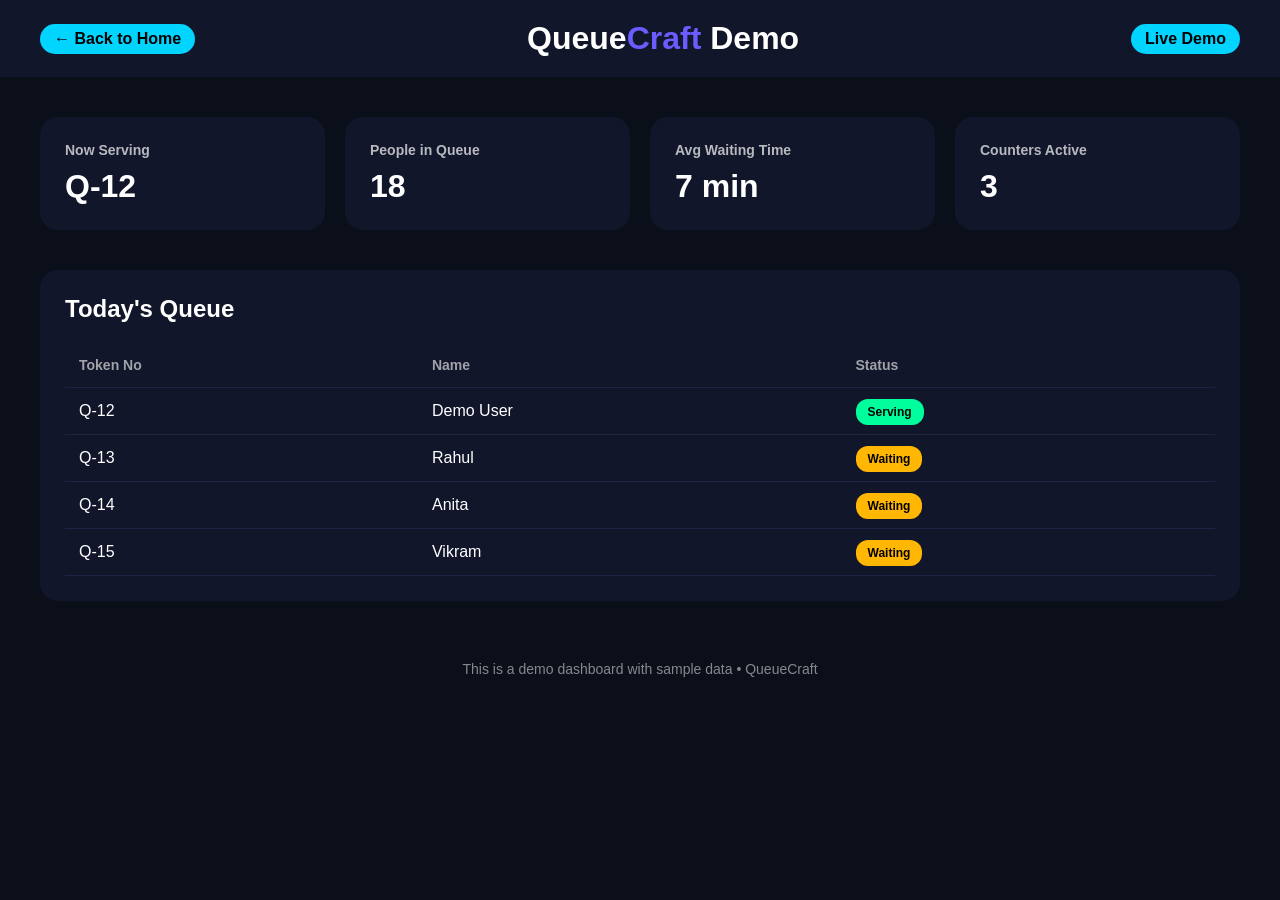
<file: demo-dashboard.html>
<!DOCTYPE html>
<html lang="en">
<head>
    <meta charset="UTF-8">
    <title>QueueCraft | Live Demo</title>
    <meta name="viewport" content="width=device-width, initial-scale=1.0">

    <style>
        * {
            margin: 0;
            padding: 0;
            box-sizing: border-box;
            font-family: 'Segoe UI', sans-serif;
        }

        body {
            background: #0b0f1a;
            color: #fff;
        }

        header {
            padding: 20px 40px;
            background: #12162a;
            display: flex;
            justify-content: space-between;
            align-items: center;
        }

        header h1 span {
            color: #6a5cff;
        }

        .badge {
            background: #00d4ff;
            color: #000;
            padding: 6px 14px;
            border-radius: 20px;
            font-weight: 600;
        }

        .container {
            padding: 40px;
        }

        .stats {
            display: grid;
            grid-template-columns: repeat(auto-fit, minmax(220px, 1fr));
            gap: 20px;
            margin-bottom: 40px;
        }

        .stat-card {
            background: #12162a;
            padding: 25px;
            border-radius: 18px;
        }

        .stat-card h3 {
            font-size: 14px;
            opacity: 0.7;
        }

        .stat-card p {
            font-size: 32px;
            margin-top: 10px;
            font-weight: bold;
        }

        .queue-section {
            background: #12162a;
            padding: 25px;
            border-radius: 18px;
        }

        .queue-section h2 {
            margin-bottom: 20px;
        }

        table {
            width: 100%;
            border-collapse: collapse;
        }

        th, td {
            padding: 14px;
            text-align: left;
            border-bottom: 1px solid #1f2445;
        }

        th {
            opacity: 0.6;
            font-size: 14px;
        }

        .status {
            padding: 6px 12px;
            border-radius: 12px;
            font-size: 12px;
            font-weight: 600;
        }

        .waiting {
            background: #ffb703;
            color: #000;
        }

        .serving {
            background: #00ff9c;
            color: #000;
        }

        footer {
            text-align: center;
            padding: 20px;
            opacity: 0.5;
            font-size: 14px;
        }
        .back-btn {
           background: #00d4ff;
            color: #000;
            padding: 6px 14px;
            border-radius: 20px;
            font-weight: 600;
            text-decoration: none;
}

.back-btn:hover {
    opacity: 1;
}

    </style>
</head>
<body>

<header>
    <a href="index.html" class="back-btn">← Back to Home</a>

    <h1>Queue<span>Craft</span> Demo</h1>

    <span class="badge">Live Demo</span>
</header>


<div class="container">

    <!-- STATS -->
    <div class="stats">
        <div class="stat-card">
            <h3>Now Serving</h3>
            <p>Q-12</p>
        </div>
        <div class="stat-card">
            <h3>People in Queue</h3>
            <p>18</p>
        </div>
        <div class="stat-card">
            <h3>Avg Waiting Time</h3>
            <p>7 min</p>
        </div>
        <div class="stat-card">
            <h3>Counters Active</h3>
            <p>3</p>
        </div>
    </div>

    <!-- QUEUE TABLE -->
    <div class="queue-section">
        <h2>Today's Queue</h2>

        <table>
            <thead>
                <tr>
                    <th>Token No</th>
                    <th>Name</th>
                    <th>Status</th>
                </tr>
            </thead>
            <tbody>
                <tr>
                    <td>Q-12</td>
                    <td>Demo User</td>
                    <td><span class="status serving">Serving</span></td>
                </tr>
                <tr>
                    <td>Q-13</td>
                    <td>Rahul</td>
                    <td><span class="status waiting">Waiting</span></td>
                </tr>
                <tr>
                    <td>Q-14</td>
                    <td>Anita</td>
                    <td><span class="status waiting">Waiting</span></td>
                </tr>
                <tr>
                    <td>Q-15</td>
                    <td>Vikram</td>
                    <td><span class="status waiting">Waiting</span></td>
                </tr>
            </tbody>
        </table>
    </div>

</div>

<footer>
    This is a demo dashboard with sample data • QueueCraft
</footer>

</body>
</html>
</file>
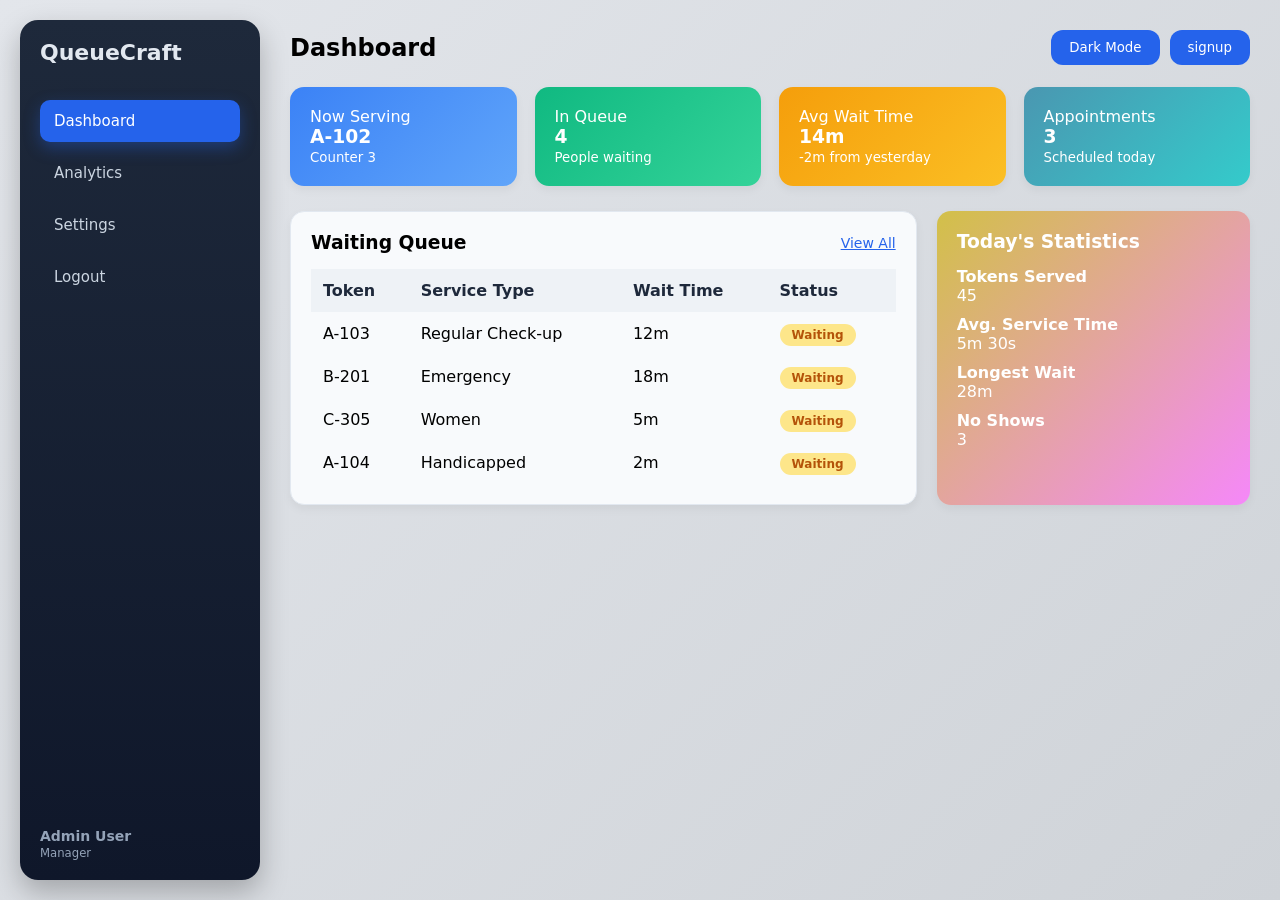
<file: admin/dashboard.html>
<!DOCTYPE html>
<html lang="en">
<head>
    <meta charset="UTF-8">
    <title>Dashboard | Q-Flow</title>
    <link rel="stylesheet" href="style.css">
    <style>
        body.dark { background:#071021; color:#e6eef8; }
        body.dark .card, body.dark .main { background:#0b1622; color:#e6eef8; }
        body.dark .sidebar { background:#071426; color:#cfe7ff; }
        body.dark .sidebar .menu a { color:#cfe7ff; }
        body.dark .topbar { background:transparent; }
    </style>
</head>
<body>

<div class="container">

    <!-- SIDEBAR -->
    <aside class="sidebar">
        <a href="../index.html" style="text-decoration:none;">
            <div class="logo">QueueCraft</div>
        </a>

        <nav class="menu">
            <a href="dashboard.html" class="active">Dashboard</a>
            <a href="analytics.html">Analytics</a>
            <a href="settings.html">Settings</a>
            <a href="../loginpage/login.html">Logout</a>
        </nav>

        <div class="admin" id="userInfo">
            <strong>Admin</strong><br>
            <small>User Staff</small>
        </div>
    </aside>

    <!-- MAIN -->
    <main class="main">

        <!-- TOP BAR -->
        <div class="topbar">
            <h2>Dashboard</h2>
            <div style="display:flex; gap:10px; align-items:center;">
                <button id="darkToggle" class="new-btn">Dark Mode</button>
                <button class="new-btn">signup</button>
            </div>
        </div>

        <!-- TOP CARDS -->
        <div class="cards">
            <div class="card">
                <p>Now Serving</p>
                <h3>A-102</h3>
                <small>Counter 3</small>
            </div>

            <div class="card">
                <p>In Queue</p>
                <h3>4</h3>
                <small>People waiting</small>
            </div>

            <div class="card">
                <p>Avg Wait Time</p>
                <h3>14m</h3>
                <small>-2m from yesterday</small>
            </div>

            <div class="card">
                <p>Appointments</p>
                <h3>3</h3>
                <small>Scheduled today</small>
            </div>
        </div>

        <!-- LOWER SECTION -->
        <div class="grid-2">

            <!-- WAITING QUEUE TABLE -->
            <div class="card">
                <div style="display:flex; justify-content:space-between; align-items:center;">
                    <h3>Waiting Queue</h3>
                    <a href="queue.html" style="color:#2563eb; font-size:14px;">View All</a>
                </div>

                <table>
                    <thead>
                        <tr>
                            <th>Token</th>
                            <th>Service Type</th>
                            <th>Wait Time</th>
                            <th>Status</th>
                        </tr>
                    </thead>
                    <tbody>
                        <tr>
                            <td>A-103</td>
                            <td>Regular Check-up</td>
                            <td>12m</td>
                            <td><span class="status waiting">Waiting</span></td>
                        </tr>
                        <tr>
                            <td>B-201</td>
                            <td>Emergency</td>
                            <td>18m</td>
                            <td><span class="status waiting">Waiting</span></td>
                        </tr>
                        <tr>
                            <td>C-305</td>
                            <td>Women</td>
                            <td>5m</td>
                            <td><span class="status waiting">Waiting</span></td>
                        </tr>
                        <tr>
                            <td>A-104</td>
                            <td>Handicapped</td>
                            <td>2m</td>
                            <td><span class="status waiting">Waiting</span></td>
                        </tr>
                    </tbody>
                </table>
            </div>

            <!-- TODAY STATS -->
            <div class="card">
                <h3>Today's Statistics</h3>

                <div style="margin-top:15px;">
                    <p><strong>Tokens Served</strong><br>45</p>
                    <p style="margin-top:10px;"><strong>Avg. Service Time</strong><br>5m 30s</p>
                    <p style="margin-top:10px;"><strong>Longest Wait</strong><br>28m</p>
                    <p style="margin-top:10px;"><strong>No Shows</strong><br>3</p>
                </div>

               
            </div>

        </div>

    </main>
</div>

</body>
</html>
<script>
// Role display and dark mode for admin dashboard
(function(){
    const role = localStorage.getItem('role') || 'admin';
    const userInfo = document.getElementById('userInfo');
    if(userInfo){
        if(role==='admin') userInfo.innerHTML = '<strong>Admin User</strong><br><small>Manager</small>';
        else if(role==='staff') userInfo.innerHTML = '<strong>Staff</strong><br><small>Staff Admin</small>';
        else userInfo.innerHTML = '<strong>User</strong><br><small>Customer</small>';
    }

    const darkToggle = document.getElementById('darkToggle');
    function applyMode(m){ if(m==='dark') document.body.classList.add('dark'); else document.body.classList.remove('dark'); }
    // Default to light on page open; do not auto-apply saved mode
    if(darkToggle){
        darkToggle.textContent = 'Dark Mode';
        darkToggle.addEventListener('click', ()=>{
            const next = document.body.classList.contains('dark') ? 'light' : 'dark';
            applyMode(next);
            localStorage.setItem('darkMode', next);
            darkToggle.textContent = next==='dark' ? 'Light Mode' : 'Dark Mode';
        });
    }
})();
</script>
</file>
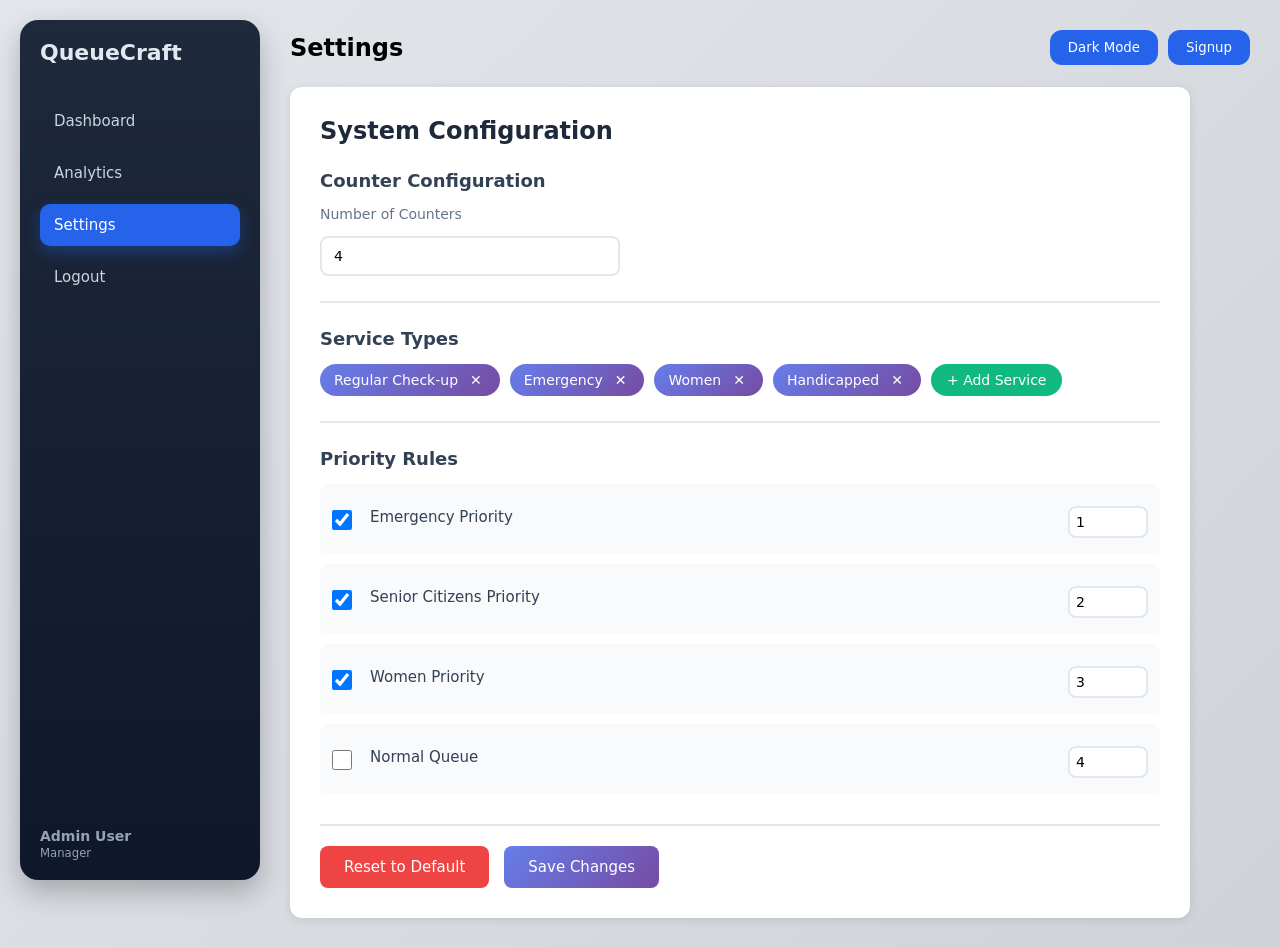
<file: admin/settings.html>
<!DOCTYPE html>
<html lang="en">
<head>
    <meta charset="UTF-8">
    <title>Settings | Q-Flow</title>
    <link rel="stylesheet" href="style.css">
    <style>
        .settings-card {
            background: white;
            border-radius: 12px;
            padding: 30px;
            box-shadow: 0 2px 8px rgba(0, 0, 0, 0.1);
        }

        .settings-card h3 {
            margin-bottom: 25px;
            color: #1e293b;
            font-size: 24px;
        }

        .section {
            margin-bottom: 25px;
        }

        .section h4 {
            color: #334155;
            margin-bottom: 15px;
            font-size: 18px;
        }

        .section label {
            display: block;
            margin-bottom: 8px;
            color: #64748b;
            font-size: 14px;
            font-weight: 500;
        }

        .section input[type="number"],
        .section input[type="text"],
        .section input[type="color"],
        .section select {
            width: 100%;
            max-width: 300px;
            padding: 10px 12px;
            border: 2px solid #e2e8f0;
            border-radius: 8px;
            font-size: 14px;
            transition: border-color 0.3s;
        }

        .section input:focus,
        .section select:focus {
            outline: none;
            border-color: #3b82f6;
        }

        .tag-container {
            display: flex;
            flex-wrap: wrap;
            gap: 10px;
            align-items: center;
        }

        .tag {
            display: inline-flex;
            align-items: center;
            gap: 8px;
            padding: 8px 14px;
            background: linear-gradient(135deg, #667eea 0%, #764ba2 100%);
            color: white;
            border-radius: 20px;
            font-size: 14px;
            cursor: pointer;
            transition: transform 0.2s, opacity 0.2s;
        }

        .tag:hover {
            transform: translateY(-2px);
            opacity: 0.9;
        }

        .tag .remove-tag {
            cursor: pointer;
            font-weight: bold;
            padding: 0 4px;
        }

        .add-tag {
            padding: 8px 16px;
            background: #10b981;
            color: white;
            border: none;
            border-radius: 20px;
            cursor: pointer;
            font-size: 14px;
            transition: background 0.3s;
        }

        .add-tag:hover {
            background: #059669;
        }

        .checkbox {
            display: flex;
            align-items: center;
            margin-bottom: 12px;
        }

        .checkbox input[type="checkbox"] {
            width: 20px;
            height: 20px;
            margin-right: 10px;
            cursor: pointer;
        }

        .checkbox label {
            color: #334155;
            font-size: 15px;
            cursor: pointer;
            margin: 0;
        }

        .priority-item {
            display: flex;
            align-items: center;
            justify-content: space-between;
            padding: 12px;
            background: #f8fafc;
            border-radius: 8px;
            margin-bottom: 10px;
        }

        .priority-item input[type="number"] {
            width: 80px;
            padding: 6px;
            margin-left: 10px;
        }

        .color-picker-group {
            display: flex;
            gap: 15px;
            align-items: center;
            margin-top: 10px;
        }

        .color-option {
            display: flex;
            flex-direction: column;
            gap: 8px;
        }

        .color-option label {
            font-size: 13px;
        }

        .color-option input[type="color"] {
            width: 100px;
            height: 40px;
            border: none;
            border-radius: 6px;
            cursor: pointer;
        }

        .settings-actions {
            display: flex;
            gap: 15px;
            margin-top: 30px;
            padding-top: 20px;
            border-top: 2px solid #e2e8f0;
        }

        .btn-reset {
            padding: 12px 24px;
            background: #ef4444;
            color: white;
            border: none;
            border-radius: 8px;
            font-size: 15px;
            font-weight: 500;
            cursor: pointer;
            transition: background 0.3s;
        }

        .btn-reset:hover {
            background: #dc2626;
        }

        .btn-save {
            padding: 12px 24px;
            background: linear-gradient(135deg, #667eea 0%, #764ba2 100%);
            color: white;
            border: none;
            border-radius: 8px;
            font-size: 15px;
            font-weight: 500;
            cursor: pointer;
            transition: transform 0.2s, box-shadow 0.3s;
        }

        .btn-save:hover {
            transform: translateY(-2px);
            box-shadow: 0 4px 12px rgba(102, 126, 234, 0.4);
        }

        hr {
            border: none;
            border-top: 2px solid #e2e8f0;
            margin: 25px 0;
        }

        .success-message {
            display: none;
            padding: 12px 20px;
            background: #10b981;
            color: white;
            border-radius: 8px;
            margin-bottom: 20px;
            animation: slideIn 0.3s ease-out;
        }

        .success-message.show {
            display: block;
        }

        @keyframes slideIn {
            from {
                transform: translateY(-20px);
                opacity: 0;
            }
            to {
                transform: translateY(0);
                opacity: 1;
            }
        }

        .modal {
            display: none;
            position: fixed;
            top: 0;
            left: 0;
            width: 100%;
            height: 100%;
            background: rgba(0, 0, 0, 0.5);
            justify-content: center;
            align-items: center;
            z-index: 1000;
        }

        .modal.show {
            display: flex;
        }

        .modal-content {
            background: white;
            padding: 30px;
            border-radius: 12px;
            box-shadow: 0 4px 20px rgba(0, 0, 0, 0.3);
            max-width: 400px;
            width: 90%;
        }

        .modal-content h4 {
            margin-bottom: 20px;
            color: #1e293b;
        }

        .modal-content input {
            width: 100%;
            padding: 10px;
            margin-bottom: 15px;
            border: 2px solid #e2e8f0;
            border-radius: 8px;
        }

        .modal-actions {
            display: flex;
            gap: 10px;
            justify-content: flex-end;
        }

        .modal-actions button {
            padding: 10px 20px;
            border: none;
            border-radius: 6px;
            cursor: pointer;
            font-size: 14px;
        }

        .modal-actions .btn-cancel {
            background: #e2e8f0;
            color: #334155;
        }

        .modal-actions .btn-confirm {
            background: #3b82f6;
            color: white;
        }
    </style>
    <style>
        /* Dark mode overrides */
        body.dark { background: #071021; color: #e6eef8; }
        body.dark .main, body.dark .card, body.dark .settings-card { background: #0b1622; color: #e6eef8; }
        body.dark .sidebar { background: #071426; color: #cfe7ff; }
        body.dark .sidebar .menu a { color: #cfe7ff; }
        body.dark .topbar { background: transparent; }
        body.dark table, body.dark th, body.dark td { color: #e6eef8; }
        body.dark .tag { background: #334155; }
        body.dark .add-tag { background: #0ea5a4; }
    </style>
</head>
<body>

<div class="container">

    <!-- SIDEBAR -->
    <aside class="sidebar">
        <div class="logo">QueueCraft</div>

        <nav class="menu">
            <a href="dashboard.html">Dashboard</a>
            
            <a href="analytics.html">Analytics</a>
            <a href="settings.html" class="active">Settings</a>
            <a href="../loginpage/login.html">Logout</a>
        </nav>

        <div class="admin" id="userInfo">
            <strong>Admin</strong><br>
            <small>User Staff</small>
        </div>
    </aside>

    <!-- MAIN -->
    <main class="main">

        <!-- TOPBAR -->
        <div class="topbar">
            <h2>Settings</h2>
            <div style="display:flex; gap:10px; align-items:center;">
                <button id="darkToggle" class="new-btn">Dark Mode</button>
                <button class="new-btn">Signup</button>
            </div>
        </div>

        <!-- Success Message -->
        <div class="success-message" id="successMessage">
            ✓ Settings saved successfully!
        </div>

        <!-- SETTINGS CARD -->
        <div class="card settings-card">

            <h3>System Configuration</h3>

            <!-- Counter Configuration -->
            <div class="section">
                <h4>Counter Configuration</h4>

                <label>Number of Counters</label>
                <input type="number" id="counterCount" value="4" min="1" max="20">
            </div>

            <hr>

            <!-- Service Types -->
            <div class="section">
                <h4>Service Types</h4>

                <div class="tag-container" id="serviceTagContainer">
                    <span class="tag" data-service="Regular Check-up">Regular Check-up <span class="remove-tag" onclick="removeService(this)">✕</span></span>
                    <span class="tag" data-service="Emergency">Emergency <span class="remove-tag" onclick="removeService(this)">✕</span></span>
                    <span class="tag" data-service="Women">Women <span class="remove-tag" onclick="removeService(this)">✕</span></span>
                    <span class="tag" data-service="Handicapped">Handicapped <span class="remove-tag" onclick="removeService(this)">✕</span></span>
                    <button class="add-tag" onclick="openAddServiceModal()">+ Add Service</button>
                </div>
            </div>

            <hr>

            <!-- Priority Rules -->
            <div class="section">
                <h4>Priority Rules</h4>

                <div class="priority-item">
                    <div class="checkbox">
                        <input type="checkbox" id="priorityEmergency" checked>
                        <label for="priorityEmergency">Emergency Priority</label>
                    </div>
                    <input type="number" id="emergencyLevel" value="1" min="1" max="10" title="Priority Level (1=Highest)">
                </div>

                <div class="priority-item">
                    <div class="checkbox">
                        <input type="checkbox" id="prioritySenior" checked>
                        <label for="prioritySenior">Senior Citizens Priority</label>
                    </div>
                    <input type="number" id="seniorLevel" value="2" min="1" max="10" title="Priority Level">
                </div>

                <div class="priority-item">
                    <div class="checkbox">
                        <input type="checkbox" id="priorityWomen" checked>
                        <label for="priorityWomen">Women Priority</label>
                    </div>
                    <input type="number" id="womenLevel" value="3" min="1" max="10" title="Priority Level">
                </div>

                <div class="priority-item">
                    <div class="checkbox">
                        <input type="checkbox" id="priorityNormal">
                        <label for="priorityNormal">Normal Queue</label>
                    </div>
                    <input type="number" id="normalLevel" value="4" min="1" max="10" title="Priority Level">
                </div>
            </div>

            <!-- ACTION BUTTONS -->
            <div class="settings-actions">
                <button class="btn-reset" onclick="resetSettings()">Reset to Default</button>
                <button class="btn-save" onclick="saveSettings()">Save Changes</button>
            </div>

        </div>

    </main>
</div>

<!-- Add Service Modal -->
<div class="modal" id="addServiceModal">
    <div class="modal-content">
        <h4>Add New Service</h4>
        <input type="text" id="newServiceName" placeholder="Enter service name" maxlength="30">
        <div class="modal-actions">
            <button class="btn-cancel" onclick="closeAddServiceModal()">Cancel</button>
            <button class="btn-confirm" onclick="addService()">Add Service</button>
        </div>
    </div>
</div>

<script>
    // Load settings from localStorage on page load
    window.addEventListener('DOMContentLoaded', function() {
        loadSettings();
    });

    // Save settings to localStorage
    function saveSettings() {
        const settings = {
            counterCount: document.getElementById('counterCount').value,
            services: getServiceList(),
            colors: {
                primary: document.getElementById('primaryColor').value,
                secondary: document.getElementById('secondaryColor').value,
                accent: document.getElementById('accentColor').value
            },
            priorities: {
                emergency: {
                    enabled: document.getElementById('priorityEmergency').checked,
                    level: document.getElementById('emergencyLevel').value
                },
                senior: {
                    enabled: document.getElementById('prioritySenior').checked,
                    level: document.getElementById('seniorLevel').value
                },
                women: {
                    enabled: document.getElementById('priorityWomen').checked,
                    level: document.getElementById('womenLevel').value
                },
                normal: {
                    enabled: document.getElementById('priorityNormal').checked,
                    level: document.getElementById('normalLevel').value
                }
            }
        };

        localStorage.setItem('queueSettings', JSON.stringify(settings));
        
        // Apply colors
        applyColors();
        
        // Show success message
        showSuccessMessage();
        
        console.log('Settings saved:', settings);
    }

    // Load settings from localStorage
    function loadSettings() {
        const savedSettings = localStorage.getItem('queueSettings');
        
        if (savedSettings) {
            const settings = JSON.parse(savedSettings);
            
            // Load counter count
            if (settings.counterCount) {
                document.getElementById('counterCount').value = settings.counterCount;
            }
            
            // Load services
            if (settings.services && settings.services.length > 0) {
                loadServices(settings.services);
            }
            
            // Load colors
            if (settings.colors) {
                document.getElementById('primaryColor').value = settings.colors.primary || '#667eea';
                document.getElementById('secondaryColor').value = settings.colors.secondary || '#764ba2';
                document.getElementById('accentColor').value = settings.colors.accent || '#10b981';
                applyColors();
            }
            
            // Load priorities
            if (settings.priorities) {
                if (settings.priorities.emergency) {
                    document.getElementById('priorityEmergency').checked = settings.priorities.emergency.enabled;
                    document.getElementById('emergencyLevel').value = settings.priorities.emergency.level;
                }
                if (settings.priorities.senior) {
                    document.getElementById('prioritySenior').checked = settings.priorities.senior.enabled;
                    document.getElementById('seniorLevel').value = settings.priorities.senior.level;
                }
                if (settings.priorities.women) {
                    document.getElementById('priorityWomen').checked = settings.priorities.women.enabled;
                    document.getElementById('womenLevel').value = settings.priorities.women.level;
                }
                if (settings.priorities.normal) {
                    document.getElementById('priorityNormal').checked = settings.priorities.normal.enabled;
                    document.getElementById('normalLevel').value = settings.priorities.normal.level;
                }
            }
        }
    }

    // Get list of services from tags
    function getServiceList() {
        const tags = document.querySelectorAll('.tag[data-service]');
        const services = [];
        tags.forEach(tag => {
            services.push(tag.getAttribute('data-service'));
        });
        return services;
    }

    // Load services into tag container
    function loadServices(services) {
        const container = document.getElementById('serviceTagContainer');
        container.innerHTML = '';
        
        services.forEach(service => {
            const tag = document.createElement('span');
            tag.className = 'tag';
            tag.setAttribute('data-service', service);
            tag.innerHTML = `${service} <span class="remove-tag" onclick="removeService(this)">✕</span>`;
            container.appendChild(tag);
        });
        
        // Add the "Add Service" button
        const addBtn = document.createElement('button');
        addBtn.className = 'add-tag';
        addBtn.textContent = '+ Add Service';
        addBtn.onclick = openAddServiceModal;
        container.appendChild(addBtn);
    }

    // Open modal to add service
    function openAddServiceModal() {
        document.getElementById('addServiceModal').classList.add('show');
        document.getElementById('newServiceName').value = '';
        document.getElementById('newServiceName').focus();
    }

    // Close add service modal
    function closeAddServiceModal() {
        document.getElementById('addServiceModal').classList.remove('show');
    }

    // Add new service
    function addService() {
        const serviceName = document.getElementById('newServiceName').value.trim();
        
        if (!serviceName) {
            alert('Please enter a service name');
            return;
        }
        
        // Check if service already exists
        const existingServices = getServiceList();
        if (existingServices.includes(serviceName)) {
            alert('This service already exists');
            return;
        }
        
        // Add the new service tag
        const container = document.getElementById('serviceTagContainer');
        const addBtn = container.querySelector('.add-tag');
        
        const tag = document.createElement('span');
        tag.className = 'tag';
        tag.setAttribute('data-service', serviceName);
        tag.innerHTML = `${serviceName} <span class="remove-tag" onclick="removeService(this)">✕</span>`;
        
        container.insertBefore(tag, addBtn);
        
        closeAddServiceModal();
    }

    // Remove service
    function removeService(element) {
        if (confirm('Are you sure you want to remove this service?')) {
            element.parentElement.remove();
        }
    }

    // Reset settings to default
    function resetSettings() {
        if (confirm('Are you sure you want to reset all settings to default?')) {
            localStorage.removeItem('queueSettings');
            location.reload();
        }
    }

    // Apply colors to the page
    function applyColors() {
        const primary = document.getElementById('primaryColor').value;
        const secondary = document.getElementById('secondaryColor').value;
        const accent = document.getElementById('accentColor').value;
        
        // Update CSS variables or styles
        document.documentElement.style.setProperty('--primary-color', primary);
        document.documentElement.style.setProperty('--secondary-color', secondary);
        document.documentElement.style.setProperty('--accent-color', accent);
        
        // Update tag backgrounds
        const tags = document.querySelectorAll('.tag');
        tags.forEach(tag => {
            tag.style.background = `linear-gradient(135deg, ${primary} 0%, ${secondary} 100%)`;
        });
        
        // Update save button
        const saveBtn = document.querySelector('.btn-save');
        if (saveBtn) {
            saveBtn.style.background = `linear-gradient(135deg, ${primary} 0%, ${secondary} 100%)`;
        }
        
        // Update add button
        const addBtn = document.querySelector('.add-tag');
        if (addBtn) {
            addBtn.style.background = accent;
        }
    }

    // Show success message
    function showSuccessMessage() {
        const msg = document.getElementById('successMessage');
        msg.classList.add('show');
        
        setTimeout(() => {
            msg.classList.remove('show');
        }, 3000);
    }

    // Handle Enter key in modal
    document.getElementById('newServiceName').addEventListener('keypress', function(e) {
        if (e.key === 'Enter') {
            addService();
        }
    });

    // Close modal on outside click
    document.getElementById('addServiceModal').addEventListener('click', function(e) {
        if (e.target === this) {
            closeAddServiceModal();
        }
    });
</script>

<script>
// Role display and dark mode for settings page
(function(){
    const role = localStorage.getItem('role') || 'admin';
    const userInfo = document.getElementById('userInfo');
    if(userInfo){
        if(role==='admin') userInfo.innerHTML = '<strong>Admin User</strong><br><small>Manager</small>';
        else if(role==='staff') userInfo.innerHTML = '<strong>Staff</strong><br><small>Staff Admin</small>';
        else userInfo.innerHTML = '<strong>User</strong><br><small>Customer</small>';
    }

    const darkToggle = document.getElementById('darkToggle');
    function applyMode(m){ if(m==='dark') document.body.classList.add('dark'); else document.body.classList.remove('dark'); }
    // Default to light on page open; do not auto-apply saved mode
    if(darkToggle){
        darkToggle.textContent = 'Dark Mode';
        darkToggle.addEventListener('click', ()=>{
            const next = document.body.classList.contains('dark') ? 'light' : 'dark';
            applyMode(next);
            localStorage.setItem('darkMode', next);
            darkToggle.textContent = next==='dark' ? 'Light Mode' : 'Dark Mode';
        });
    }
})();
</script>

</body>
</html>
</file>
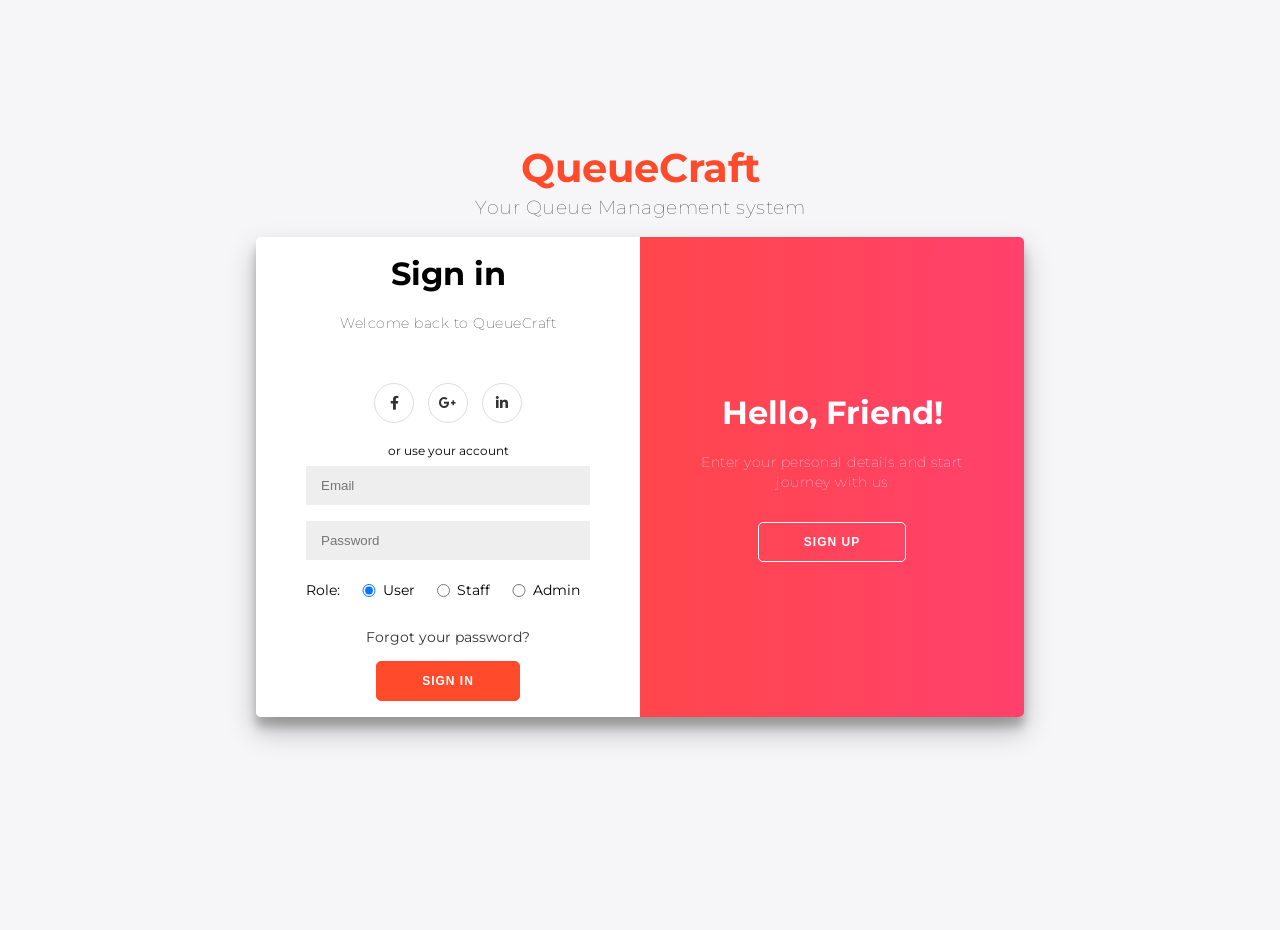
<file: loginpage/login.html>
<!DOCTYPE html>
<html lang="en">
<head>
    <meta charset="UTF-8">
    <meta name="viewport" content="width=device-width, initial-scale=1.0">
    <title>QueueCraft - Sign In/Up Form</title>
    <link rel="stylesheet" href="login.css">
    <link rel="stylesheet" href="https://cdnjs.cloudflare.com/ajax/libs/font-awesome/5.14.0/css/all.min.css">
</head>
<body>
   
    <header>
        <h1>QueueCraft</h1>
        <p>Your Queue Management system</p>
    </header>
    
    <div class="container" id="container">
        <div class="form-container sign-up-container">
            <form action="#">
                <h1>Create Account</h1>
                <p>Join QueueCraft today</p>
                <div class="social-container">
                    <a href="#" class="social"><i class="fab fa-facebook-f"></i></a>
                    <a href="#" class="social"><i class="fab fa-google-plus-g"></i></a>
                    <a href="#" class="social"><i class="fab fa-linkedin-in"></i></a>
                </div>
                <span>or use your email for registration</span>
                <input type="text" placeholder="Name" />
                <input type="email" placeholder="Email" />
                <input type="password" placeholder="Password" />
                <button>Sign Up</button>
            </form>
        </div>
        <div class="form-container sign-in-container">
            <form action="#">
                <h1>Sign in</h1>
                <p>Welcome back to QueueCraft</p>
                <div class="social-container">
                    <a href="#" class="social"><i class="fab fa-facebook-f"></i></a>
                    <a href="#" class="social"><i class="fab fa-google-plus-g"></i></a>
                    <a href="#" class="social"><i class="fab fa-linkedin-in"></i></a>
                </div>
                <span>or use your account</span>
                <input type="email" placeholder="Email" />
                <input type="password" placeholder="Password" />
                <div class="role-selection">
                    <label>Role:</label>
                    <input type="radio" id="user" name="role" value="user" checked>
                    <label for="user">User</label>
                    <input type="radio" id="staff" name="role" value="staff">
                    <label for="staff">Staff</label>
                    <input type="radio" id="admin" name="role" value="admin">
                    <label for="admin">Admin</label>
                </div>
                <a href="#">Forgot your password?</a>
                <button type="submit">Sign In</button>
            </form>
        </div>
        <div class="overlay-container">
            <div class="overlay">
                <div class="overlay-panel overlay-left">
                    <h1>Welcome Back!</h1>
                    <p>To keep connected with us please login with your personal info</p>
                    <button class="ghost" id="signIn">Sign In</button>
                </div>
                <div class="overlay-panel overlay-right">
                    <h1>Hello, Friend!</h1>
                    <p>Enter your personal details and start journey with us</p>
                    <button class="ghost" id="signUp">Sign Up</button>
                </div>
            </div>
        </div>
    </div>

    

    <script src="login.js"></script>
</body>
</html>
</file>
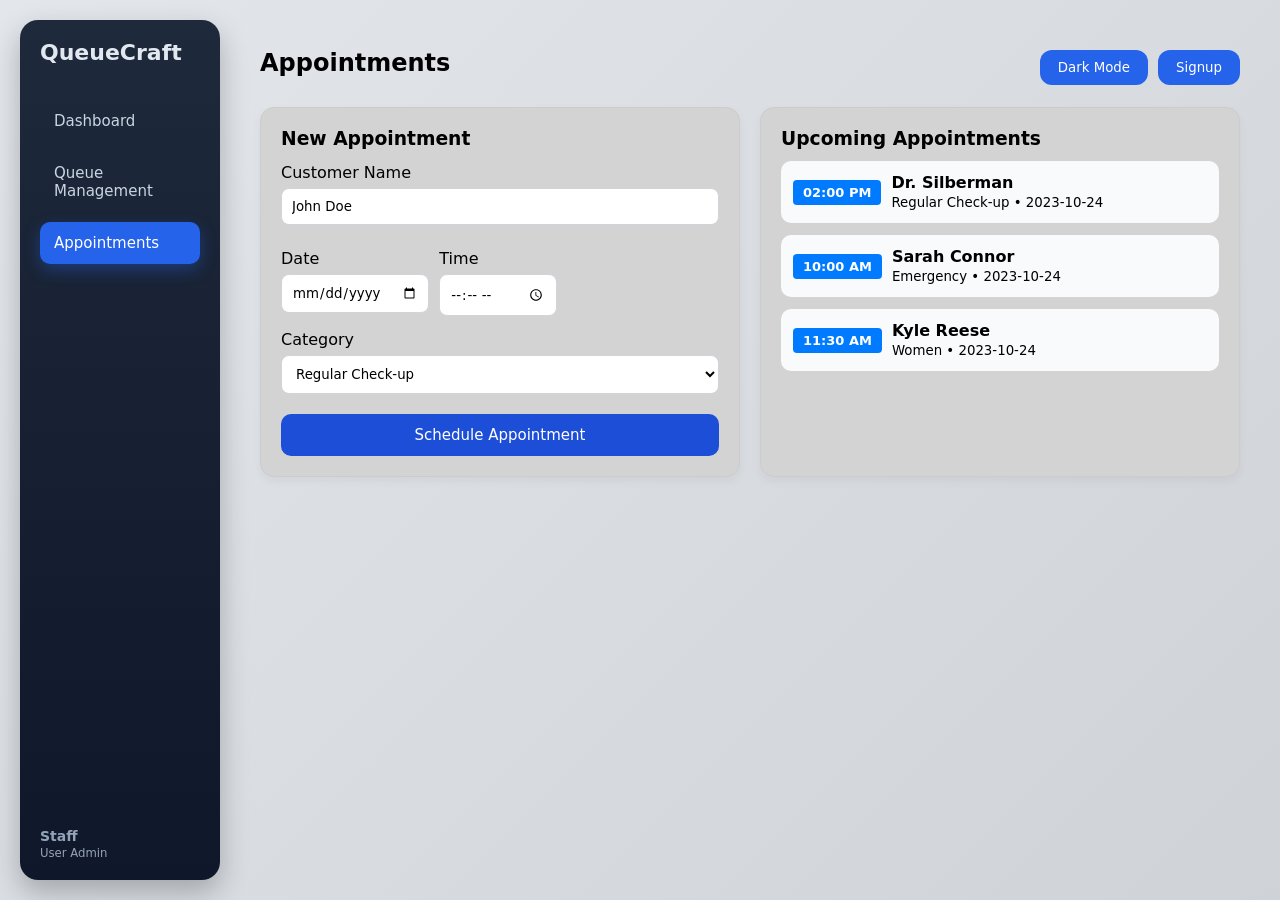
<file: staff/appointment.html>
<!DOCTYPE html>
<html lang="en">
<head>
    <meta charset="UTF-8">
    <title>Appointments | Q-Flow</title>
    <link rel="stylesheet" href="style.css">
    <style>
        body { font-family: Arial, sans-serif; }
        .container { display: flex; }
        .sidebar { width: 200px;  background: linear-gradient(180deg, #1e293b, #0f172a); padding: 20px; }
        .main { flex: 1; padding: 20px; }
        .appointments-layout { display: flex; gap: 20px; }
        .card { background: #D3D3D3; padding: 20px; border: 1px solid #ccc; flex: 1; }
        .form-row { display: flex; gap: 10px; }
        .appointment-item { display: flex; gap: 10px; margin-bottom: 10px; }
        .time-box { background: #007bff; color: #fff; padding: 5px 10px; border-radius: 4px; }
        button { margin-top: 10px; padding: 8px 12px; cursor: pointer; }
    </style>
    <style>
        body.dark { background:#071021; color:#e6eef8; }
        body.dark .card, body.dark .main { background:#0b1622; color:#e6eef8; }
        body.dark .sidebar { background:#071426; color:#cfe7ff; }
        body.dark .sidebar .menu a { color:#cfe7ff; }
        body.dark .topbar { background:transparent; }
        .time-box { background: #007bff; color: #fff; padding: 5px 10px; border-radius: 4px; }
    </style>
</head>
<body>

<div class="container">

    <!-- SIDEBAR -->
    <aside class="sidebar">
        <div class="logo">QueueCraft</div>
        <nav class="menu">
            <a href="dashboard.html">Dashboard</a>
            <a href="queue.html">Queue Management</a>
            <a href="appointment.html" class="active">Appointments</a>
            
        </nav>
        <div class="admin">
            <strong>Staff</strong><br>
            <small>User Admin</small>
        </div>
    </aside>

    <!-- MAIN -->
    <main class="main">

        <!-- TOP BAR -->
        <div class="topbar">
            <h2>Appointments</h2>
            <div style="display:flex; gap:10px; align-items:center;">
                <button id="darkToggle" class="new-btn">Dark Mode</button>
                <button class="new-btn">Signup</button>
            </div>
        </div>

        <!-- CONTENT -->
        <div class="appointments-layout">

            <!-- LEFT: NEW APPOINTMENT -->
            <div class="card">
                <h3>New Appointment</h3>

                <label>Customer Name</label>
                <input type="text" id="customerName" value="John Doe">

                <div class="form-row">
                    <div>
                        <label>Date</label>
                        <!-- Calendar picker -->
                        <input type="date" id="appointmentDate">
                    </div>
                    <div>
                        <label>Time</label>
                        <!-- Clock picker -->
                        <input type="time" id="appointmentTime">
                    </div>
                </div>

                <label>Category</label>
                <select id="appointmentCategory">
                    <option>Regular Check-up</option>
                    <option>Emergency</option>
                    <option>Women</option>
                    <option>Handicapped</option>
                </select>

                <button class="schedule-btn" id="scheduleBtn">
                    Schedule Appointment
                </button>
            </div>

            <!-- RIGHT: UPCOMING APPOINTMENTS -->
            <div class="card">
                <h3>Upcoming Appointments</h3>
                <div id="appointmentsList">
                    <div class="appointment-item">
                        <div class="time-box">02:00 PM</div>
                        <div>
                            <strong>Dr. Silberman</strong><br>
                            <small>Regular Check-up • 2023-10-24</small>
                        </div>
                    </div>
                    <div class="appointment-item">
                        <div class="time-box">10:00 AM</div>
                        <div>
                            <strong>Sarah Connor</strong><br>
                            <small>Emergency • 2023-10-24</small>
                        </div>
                    </div>
                    <div class="appointment-item">
                        <div class="time-box">11:30 AM</div>
                        <div>
                            <strong>Kyle Reese</strong><br>
                            <small>Women • 2023-10-24</small>
                        </div>
                    </div>
                </div>
            </div>

        </div>

    </main>
</div>

<script>
document.getElementById("scheduleBtn").addEventListener("click", function() {
    const name = document.getElementById("customerName").value;
    const date = document.getElementById("appointmentDate").value;
    const time = document.getElementById("appointmentTime").value;
    const category = document.getElementById("appointmentCategory").value;

    if (!name || !date || !time) {
        alert("Please fill all fields!");
        return;
    }

    // Format time (HH:MM → 12-hour with AM/PM)
    let [hour, minute] = time.split(":");
    hour = parseInt(hour);
    const ampm = hour >= 12 ? "PM" : "AM";
    hour = hour % 12 || 12;
    const formattedTime = `${hour}:${minute} ${ampm}`;

    // Create new appointment item
    const newAppointment = document.createElement("div");
    newAppointment.classList.add("appointment-item");
    newAppointment.innerHTML = `
        <div class="time-box">${formattedTime}</div>
        <div>
            <strong>${name}</strong><br>
            <small>${category} • ${date}</small>
        </div>
    `;

    // Add to list
    document.getElementById("appointmentsList").appendChild(newAppointment);

    // Clear inputs
    document.getElementById("customerName").value = "";
    document.getElementById("appointmentDate").value = "";
    document.getElementById("appointmentTime").value = "";
});
</script>

<script>
// Dark mode toggle for appointments (default light on open)
(function(){
  const darkToggle = document.getElementById('darkToggle');
  function applyMode(m){ if(m==='dark') document.body.classList.add('dark'); else document.body.classList.remove('dark'); }
  if(darkToggle){
    darkToggle.textContent = 'Dark Mode';
    darkToggle.addEventListener('click', ()=>{
      const next = document.body.classList.contains('dark') ? 'light' : 'dark';
      applyMode(next);
      localStorage.setItem('darkMode', next);
      darkToggle.textContent = next==='dark' ? 'Light Mode' : 'Dark Mode';
    });
  }
})();
</script>

</body>
</html>
</file>
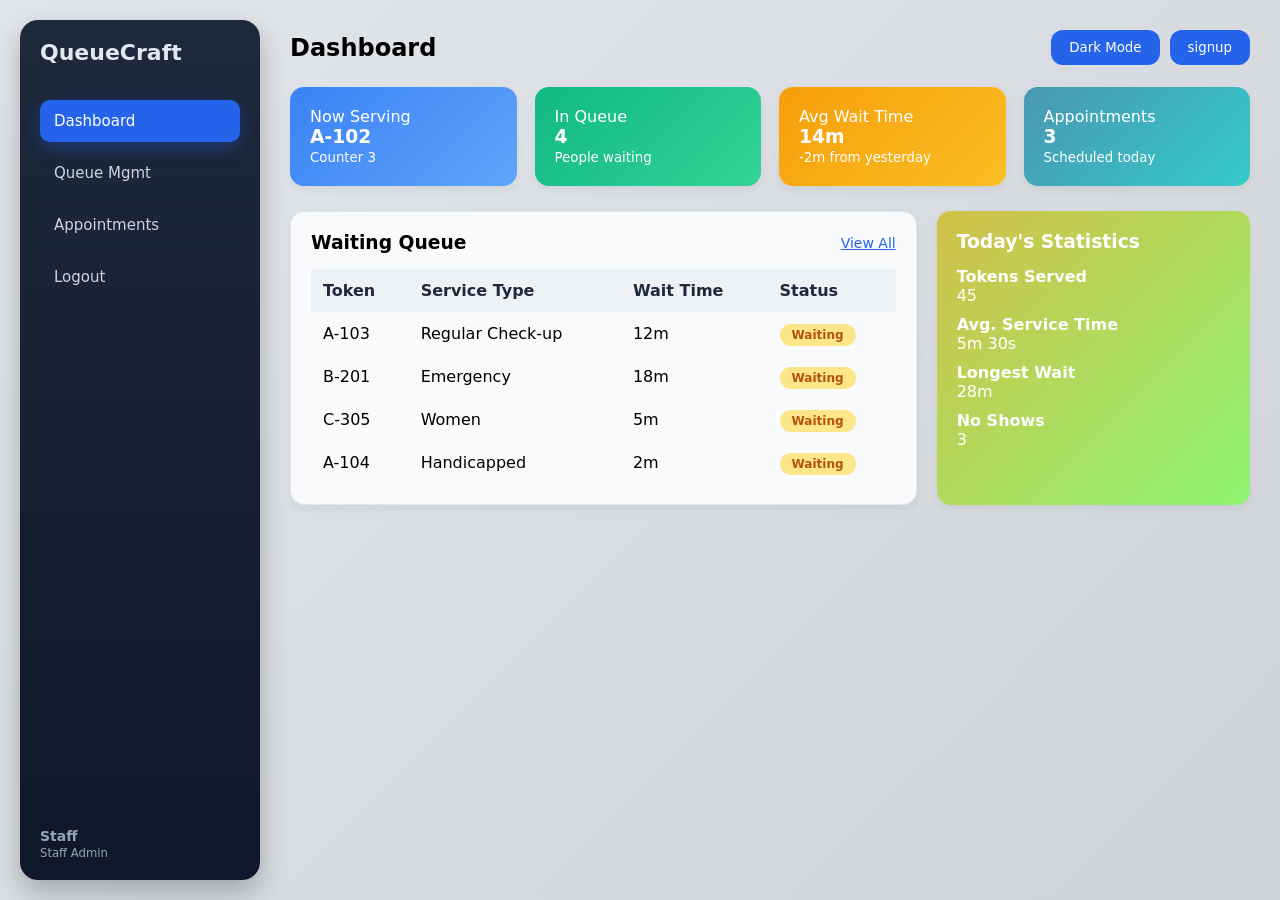
<file: staff/dashboard.html>
<!DOCTYPE html>
<html lang="en">
<head>
    <meta charset="UTF-8">
    <title>Dashboard | Q-Flow</title>
    <link rel="stylesheet" href="style.css">
    <style>
        body.dark { background:#071021; color:#e6eef8; }
        body.dark .card, body.dark .main { background:#0b1622; color:#e6eef8; }
        body.dark .sidebar { background:#071426; color:#cfe7ff; }
        body.dark .sidebar .menu a { color:#cfe7ff; }
        body.dark .topbar { background:transparent; }
    </style>
</head>
<body>


<div class="container">

    <!-- SIDEBAR -->
    <aside class="sidebar">
        <a href="../index.html" style="text-decoration:none;">
            <div class="logo">QueueCraft</div>
        </a>

        <nav class="menu">
            <a href="dashboard.html" class="active">Dashboard</a>
            <a href="queue.html">Queue Mgmt</a>
            <a href="appointment.html">Appointments</a>
            <a href="../loginpage/login.html">Logout</a>
        </nav>

        <div class="admin" id="userInfo">
            <strong>Staff</strong><br>
            <small>User Admin</small>
        </div>
    </aside>

    <!-- MAIN -->
    <main class="main">

        <!-- TOP BAR -->
        <div class="topbar">
            <h2>Dashboard</h2>
            <div style="display:flex; gap:10px; align-items:center;">
                <button id="darkToggle" class="new-btn">Dark Mode</button>
                <button class="new-btn">signup</button>
            </div>
        </div>

        <!-- TOP CARDS -->
        <div class="cards">
            <div class="card">
                <p>Now Serving</p>
                <h3>A-102</h3>
                <small>Counter 3</small>
            </div>

            <div class="card">
                <p>In Queue</p>
                <h3>4</h3>
                <small>People waiting</small>
            </div>

            <div class="card">
                <p>Avg Wait Time</p>
                <h3>14m</h3>
                <small>-2m from yesterday</small>
            </div>

            <div class="card">
                <p>Appointments</p>
                <h3>3</h3>
                <small>Scheduled today</small>
            </div>
        </div>

        <!-- LOWER SECTION -->
        <div class="grid-2">

            <!-- WAITING QUEUE TABLE -->
            <div class="card">
                <div style="display:flex; justify-content:space-between; align-items:center;">
                    <h3>Waiting Queue</h3>
                    <a href="queue.html" style="color:#2563eb; font-size:14px;">View All</a>
                </div>

                <table>
                    <thead>
                        <tr>
                            <th>Token</th>
                            <th>Service Type</th>
                            <th>Wait Time</th>
                            <th>Status</th>
                        </tr>
                    </thead>
                    <tbody>
                        <tr>
                            <td>A-103</td>
                            <td>Regular Check-up</td>
                            <td>12m</td>
                            <td><span class="status waiting">Waiting</span></td>
                        </tr>
                        <tr>
                            <td>B-201</td>
                            <td>Emergency</td>
                            <td>18m</td>
                            <td><span class="status waiting">Waiting</span></td>
                        </tr>
                        <tr>
                            <td>C-305</td>
                            <td>Women</td>
                            <td>5m</td>
                            <td><span class="status waiting">Waiting</span></td>
                        </tr>
                        <tr>
                            <td>A-104</td>
                            <td>Handicapped</td>
                            <td>2m</td>
                            <td><span class="status waiting">Waiting</span></td>
                        </tr>
                    </tbody>
                </table>
            </div>

            <!-- TODAY STATS -->
            <div class="card">
                <h3>Today's Statistics</h3>

                <div style="margin-top:15px;">
                    <p><strong>Tokens Served</strong><br>45</p>
                    <p style="margin-top:10px;"><strong>Avg. Service Time</strong><br>5m 30s</p>
                    <p style="margin-top:10px;"><strong>Longest Wait</strong><br>28m</p>
                    <p style="margin-top:10px;"><strong>No Shows</strong><br>3</p>
                </div>

            </div>

        </div>

    </main>
</div>

</body>
</html>
<script>
// Role display and dark mode for staff dashboard
(function(){
    const role = localStorage.getItem('role') || 'staff';
    const userInfo = document.getElementById('userInfo');
    if(userInfo){
        if(role==='admin') userInfo.innerHTML = '<strong>Admin User</strong><br><small>Manager</small>';
        else if(role==='staff') userInfo.innerHTML = '<strong>Staff</strong><br><small>Staff Admin</small>';
        else userInfo.innerHTML = '<strong>User</strong><br><small>Customer</small>';
    }

    const darkToggle = document.getElementById('darkToggle');
    function applyMode(m){ if(m==='dark') document.body.classList.add('dark'); else document.body.classList.remove('dark'); }
    // Default to light on page open; do not auto-apply saved mode
    if(darkToggle){
        darkToggle.textContent = 'Dark Mode';
        darkToggle.addEventListener('click', ()=>{
            const next = document.body.classList.contains('dark') ? 'light' : 'dark';
            applyMode(next);
            localStorage.setItem('darkMode', next);
            darkToggle.textContent = next==='dark' ? 'Light Mode' : 'Dark Mode';
        });
    }
})();
</script>
</file>
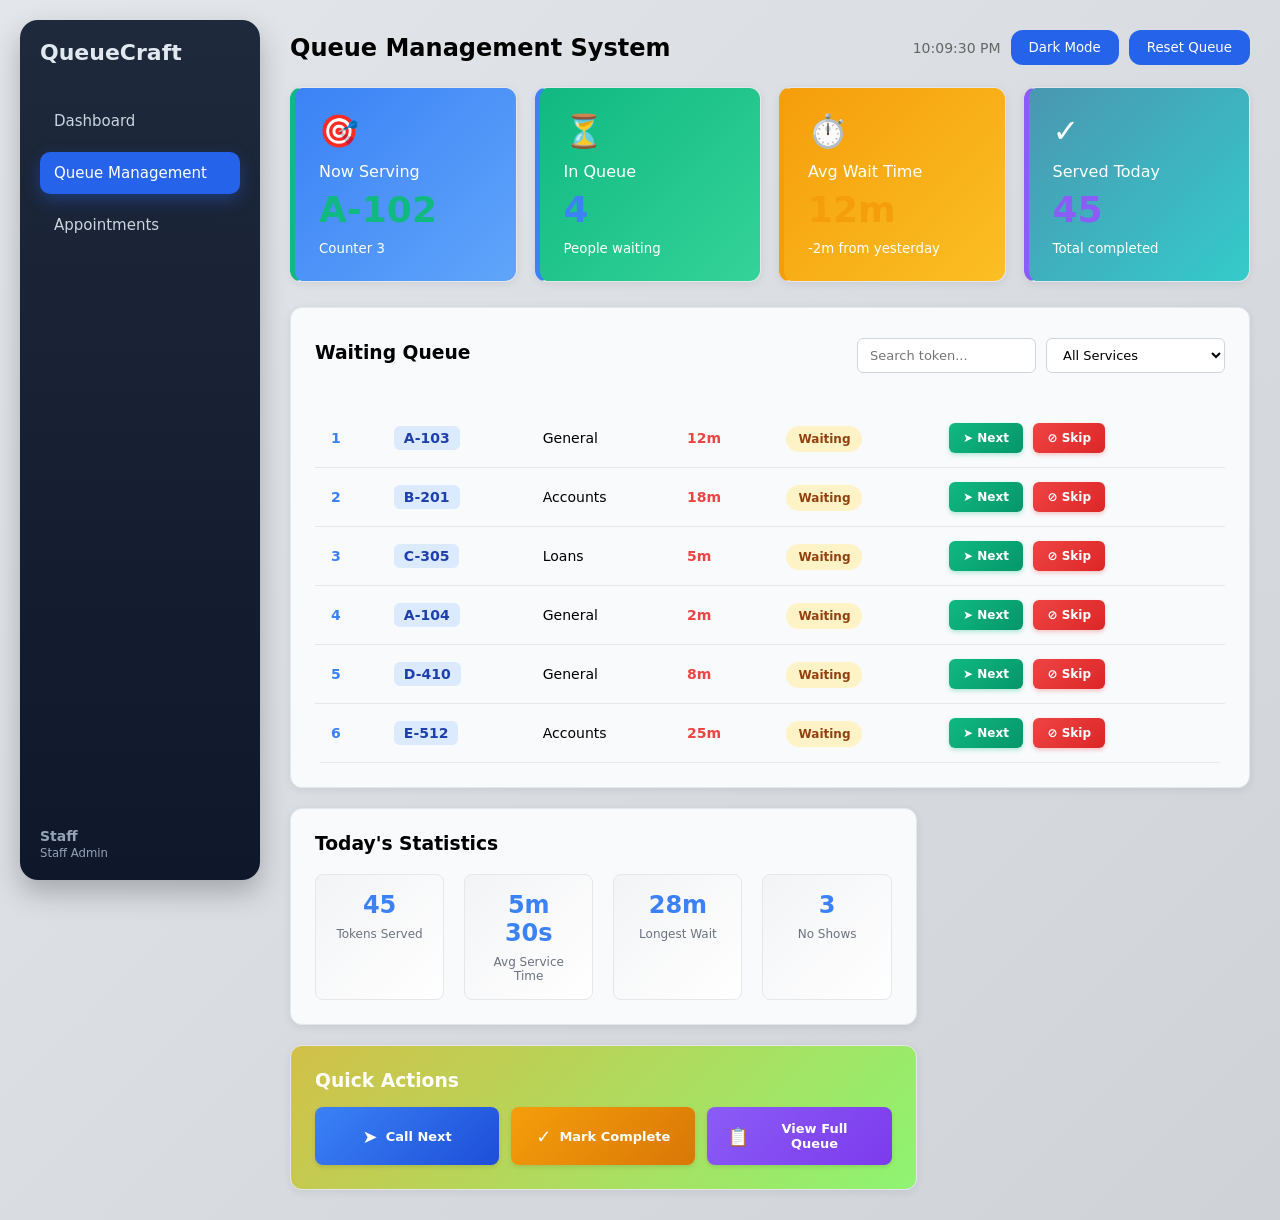
<file: staff/queue.html>
<!DOCTYPE html>
<html lang="en">
<head>
    <meta charset="UTF-8">
    <title>Dashboard | Q-Flow</title>
    <link rel="stylesheet" href="style.css">
    <style>
        body.dark { background:#071021; color:#e6eef8; }
        body.dark .card, body.dark .main { background:#0b1622; color:#e6eef8; }
        body.dark .sidebar { background:#071426; color:#cfe7ff; }
        body.dark .sidebar .menu a { color:#cfe7ff; }
        body.dark .topbar { background:transparent; }
    </style>
</head>
<body>

<div class="container">

    <!-- SIDEBAR -->
    <aside class="sidebar">
        <div class="logo">QueueCraft</div>

        <nav class="menu">
            <a href="dashboard.html">Dashboard</a>
            <a href="queue.html" class="active">Queue Management</a>
            <a href="appointment.html">Appointments</a>
            
        </nav>

        <div class="admin" id="userInfo">
            <strong>Staff</strong><br>
            <small>User Admin</small>
        </div>
    </aside>

    <!-- MAIN -->
    <main class="main">

        <!-- TOP BAR -->
        <div class="topbar">
            <h2>Queue Management System</h2>
            <div style="display: flex; gap: 10px; align-items: center;">
                <span id="timeDisplay" style="font-size: 14px; color: #666;"></span>
                <button id="darkToggle" class="new-btn">Dark Mode</button>
                <button class="new-btn" onclick="resetQueue()">Reset Queue</button>
            </div>
        </div>

        <!-- TOP CARDS -->
        <div class="cards">
            <!-- Now Serving Card -->
            <div class="card card-serving">
                <div class="card-icon">🎯</div>
                <p>Now Serving</p>
                <h3 id="nowServing" class="serving-token">A-102</h3>
                <small>Counter 3</small>
            </div>

            <!-- In Queue Card -->
            <div class="card card-queue">
                <div class="card-icon">⏳</div>
                <p>In Queue</p>
                <h3 id="queueCount" class="queue-count">4</h3>
                <small>People waiting</small>
            </div>

            <!-- Avg Wait Time Card -->
            <div class="card card-time">
                <div class="card-icon">⏱️</div>
                <p>Avg Wait Time</p>
                <h3 id="avgWaitTime">12m</h3>
                <small id="waitComparison">-2m from yesterday</small>
            </div>

            <!-- Served Today Card -->
            <div class="card card-served">
                <div class="card-icon">✓</div>
                <p>Served Today</p>
                <h3 id="servedToday">45</h3>
                <small>Total completed</small>
            </div>
        </div>

        <!-- LOWER SECTION -->
        <div class="grid-2">

            <!-- WAITING QUEUE TABLE -->
            <div class="card queue-card">
                <div style="display:flex; justify-content:space-between; align-items:center; margin-bottom: 20px;">
                    <h3 style="margin: 0;">Waiting Queue</h3>
                    <div style="display: flex; gap: 10px;">
                        <input type="text" id="searchToken" placeholder="Search token..." class="search-input" onkeyup="filterQueue()">
                        <select id="filterService" class="filter-select" onchange="filterQueue()">
                            <option value="">All Services</option>
                            <option value="General">Regular Check-up</option>
                            <option value="Accounts">Emergency</option>
                            <option value="Loans">Women</option>
                            <option value="Handicapped">Handicapped</option>
                        </select>
                    </div>
                </div>

                <div class="table-wrapper">
                    <table id="queueTable" class="queue-table">
                        <thead>
                            <tr>
                                <th>#</th>
                                <th>Token</th>
                                <th>Service Type</th>
                                <th>Wait Time</th>
                                <th>Status</th>
                                <th>Actions</th>
                            </tr>
                        </thead>
                        <tbody id="queueTableBody">
                        <tr>
                            <td>A-103</td>
                            <td>Regular Check-up</td>
                            <td>12m</td>
                            <td><span class="status waiting">Waiting</span></td>
                            <td>
                                <button class="btn-next" onclick="callNext('A-103')">Next</button>
                                <button class="btn-skip" onclick="skipCustomer('A-103')">Skip</button>
                            </td>
                        </tr>
                        <tr>
                            <td>B-201</td>
                            <td>Emergency</td>
                            <td>18m</td>
                            <td><span class="status waiting">Waiting</span></td>
                            <td>
                                <button class="btn-next" onclick="callNext('B-201')">Next</button>
                                <button class="btn-skip" onclick="skipCustomer('B-201')">Skip</button>
                            </td>
                        </tr>
                        <tr>
                            <td>C-305</td>
                            <td>Women</td>
                            <td>5m</td>
                            <td><span class="status waiting">Waiting</span></td>
                            <td>
                                <button class="btn-next" onclick="callNext('C-305')">Next</button>
                                <button class="btn-skip" onclick="skipCustomer('C-305')">Skip</button>
                            </td>
                        </tr>
                        <tr>
                            <td>A-104</td>
                            <td>Handicapped</td>
                            <td>2m</td>
                            <td><span class="status waiting">Waiting</span></td>
                            <td>
                                <button class="btn-next" onclick="callNext('A-104')">Next</button>
                                <button class="btn-skip" onclick="skipCustomer('A-104')">Skip</button>
                            </td>
                        </tr>
                    </tbody>
                </table>
                </div>
            </div>

            <!-- TODAY STATS & QUICK ACTIONS -->
            <div style="display: flex; flex-direction: column; gap: 20px;">
                <div class="card card-stats">
                    <h3>Today's Statistics</h3>
                    <div class="stats-grid">
                        <div class="stat-item">
                            <div class="stat-value" id="tokenServed">45</div>
                            <div class="stat-label">Tokens Served</div>
                        </div>
                        <div class="stat-item">
                            <div class="stat-value">5m 30s</div>
                            <div class="stat-label">Avg Service Time</div>
                        </div>
                        <div class="stat-item">
                            <div class="stat-value">28m</div>
                            <div class="stat-label">Longest Wait</div>
                        </div>
                        <div class="stat-item">
                            <div class="stat-value">3</div>
                            <div class="stat-label">No Shows</div>
                        </div>
                    </div>
                </div>

                <!-- Quick Actions -->
                <div class="card card-actions">
                    <h3>Quick Actions</h3>
                    <div class="action-buttons">
                        <button class="action-btn action-btn-primary" onclick="callNextAuto()">
                            <span class="btn-icon">➤</span>
                            <span>Call Next</span>
                        </button>
                        <button class="action-btn action-btn-warning" onclick="markCompleted()">
                            <span class="btn-icon">✓</span>
                            <span>Mark Complete</span>
                        </button>
                        <button class="action-btn action-btn-info" onclick="showQueue()">
                            <span class="btn-icon">📋</span>
                            <span>View Full Queue</span>
                        </button>
                    </div>
                </div>
            </div>
        </div>

    </main>
</div>

<style>
    /* Enhanced Card Styling */
    .card {
        background: linear-gradient(135deg, #ffffff 0%, #f9fafb 100%);
        border: 1px solid #e5e7eb;
        border-radius: 12px;
        padding: 24px;
        box-shadow: 0 2px 8px rgba(0,0,0,0.08);
        transition: all 0.3s ease;
    }

    .card:hover {
        box-shadow: 0 8px 16px rgba(0,0,0,0.12);
        transform: translateY(-2px);
    }

    .card-icon {
        font-size: 32px;
        margin-bottom: 12px;
    }

    .card-serving {
        border-left: 5px solid #10b981;
        background: linear-gradient(135deg, #ecfdf5 0%, #ffffff 100%);
    }

    .card-serving h3 {
        font-size: 36px;
        color: #10b981;
        margin: 8px 0;
        font-weight: 700;
    }

    .card-queue {
        border-left: 5px solid #3b82f6;
        background: linear-gradient(135deg, #eff6ff 0%, #ffffff 100%);
    }

    .card-queue h3 {
        font-size: 36px;
        color: #3b82f6;
        margin: 8px 0;
    }

    .card-time {
        border-left: 5px solid #f59e0b;
        background: linear-gradient(135deg, #fffbeb 0%, #ffffff 100%);
    }

    .card-time h3 {
        font-size: 36px;
        color: #f59e0b;
        margin: 8px 0;
    }

    .card-served {
        border-left: 5px solid #8b5cf6;
        background: linear-gradient(135deg, #faf5ff 0%, #ffffff 100%);
    }

    .card-served h3 {
        font-size: 36px;
        color: #8b5cf6;
        margin: 8px 0;
    }

    /* Queue Table Enhancements */
    .queue-card {
        grid-column: 1 / -1;
    }

    .table-wrapper {
        overflow-x: auto;
        border-radius: 8px;
    }

    .queue-table {
        width: 100%;
        border-collapse: collapse;
        font-size: 14px;
    }

    .queue-table thead {
        background: linear-gradient(90deg, #f3f4f6 0%, #e5e7eb 100%);
        font-weight: 600;
        color: #374151;
    }

    .queue-table th {
        padding: 16px;
        text-align: left;
        border-bottom: 2px solid #d1d5db;
    }

    .queue-table td {
        padding: 14px 16px;
        border-bottom: 1px solid #e5e7eb;
    }

    .queue-table tbody tr {
        transition: all 0.2s ease;
    }

    .queue-table tbody tr:hover {
        background-color: #f9fafb;
        box-shadow: inset 0 0 0 1px #e5e7eb;
    }

    /* Search and Filter */
    .search-input, .filter-select {
        padding: 8px 12px;
        border: 1px solid #d1d5db;
        border-radius: 6px;
        font-size: 13px;
        transition: border-color 0.2s;
    }

    .search-input:focus, .filter-select:focus {
        outline: none;
        border-color: #3b82f6;
        box-shadow: 0 0 0 3px rgba(59, 130, 246, 0.1);
    }

    /* Action Buttons */
    .btn-next, .btn-skip {
        padding: 8px 14px;
        border: none;
        border-radius: 6px;
        cursor: pointer;
        font-size: 12px;
        font-weight: 600;
        margin-right: 6px;
        transition: all 0.2s ease;
        display: inline-flex;
        align-items: center;
        gap: 4px;
    }

    .btn-next {
        background: linear-gradient(135deg, #10b981 0%, #059669 100%);
        color: white;
        box-shadow: 0 2px 4px rgba(16, 185, 129, 0.3);
    }

    .btn-next:hover {
        transform: translateY(-2px);
        box-shadow: 0 4px 8px rgba(16, 185, 129, 0.4);
    }

    .btn-skip {
        background: linear-gradient(135deg, #ef4444 0%, #dc2626 100%);
        color: white;
        box-shadow: 0 2px 4px rgba(239, 68, 68, 0.3);
    }

    .btn-skip:hover {
        transform: translateY(-2px);
        box-shadow: 0 4px 8px rgba(239, 68, 68, 0.4);
    }

    /* Stats Grid */
    .card-stats {
        grid-column: 1 / -1;
    }

    .stats-grid {
        display: grid;
        grid-template-columns: repeat(auto-fit, minmax(120px, 1fr));
        gap: 20px;
        margin-top: 20px;
    }

    .stat-item {
        background: linear-gradient(135deg, #f3f4f6 0%, #ffffff 100%);
        border-radius: 8px;
        padding: 16px;
        text-align: center;
        border: 1px solid #e5e7eb;
        transition: all 0.2s ease;
    }

    .stat-item:hover {
        transform: scale(1.05);
        box-shadow: 0 4px 12px rgba(0,0,0,0.1);
    }

    .stat-value {
        font-size: 24px;
        font-weight: 700;
        color: #3b82f6;
        margin-bottom: 8px;
    }

    .stat-label {
        font-size: 12px;
        color: #6b7280;
        font-weight: 500;
    }

    /* Quick Actions */
    .card-actions {
        grid-column: 1 / -1;
    }

    .action-buttons {
        display: grid;
        grid-template-columns: repeat(auto-fit, minmax(150px, 1fr));
        gap: 12px;
        margin-top: 16px;
    }

    .action-btn {
        padding: 14px 20px;
        border: none;
        border-radius: 8px;
        cursor: pointer;
        font-size: 13px;
        font-weight: 600;
        display: flex;
        align-items: center;
        justify-content: center;
        gap: 8px;
        transition: all 0.3s ease;
        box-shadow: 0 2px 4px rgba(0,0,0,0.1);
    }

    .action-btn:hover {
        transform: translateY(-3px);
        box-shadow: 0 6px 12px rgba(0,0,0,0.15);
    }

    .btn-icon {
        font-size: 18px;
    }

    .action-btn-primary {
        background: linear-gradient(135deg, #3b82f6 0%, #1d4ed8 100%);
        color: white;
    }

    .action-btn-warning {
        background: linear-gradient(135deg, #f59e0b 0%, #d97706 100%);
        color: white;
    }

    .action-btn-info {
        background: linear-gradient(135deg, #8b5cf6 0%, #7c3aed 100%);
        color: white;
    }

    .action-btn:active {
        transform: translateY(-1px);
    }

    /* Animations */
    @keyframes slideIn {
        from {
            opacity: 0;
            transform: translateY(10px);
        }
        to {
            opacity: 1;
            transform: translateY(0);
        }
    }

    .queue-table tbody tr {
        animation: slideIn 0.3s ease;
    }

    /* Status Badge */
    .status {
        padding: 6px 12px;
        border-radius: 20px;
        font-size: 12px;
        font-weight: 600;
    }

    .status.waiting {
        background-color: #fef3c7;
        color: #92400e;
    }

    .status.serving {
        background-color: #dbeafe;
        color: #1e40af;
    }

    .status.completed {
        background-color: #dcfce7;
        color: #166534;
    }
</style>

<script>
    // Enhanced Queue Data with more customers
    let queueData = [
        { token: 'A-103', service: 'General', waitTime: 12, status: 'Waiting' },
        { token: 'B-201', service: 'Accounts', waitTime: 18, status: 'Waiting' },
        { token: 'C-305', service: 'Loans', waitTime: 5, status: 'Waiting' },
        { token: 'A-104', service: 'General', waitTime: 2, status: 'Waiting' },
        { token: 'D-410', service: 'General', waitTime: 8, status: 'Waiting' },
        { token: 'E-512', service: 'Accounts', waitTime: 25, status: 'Waiting' }
    ];

    let currentServing = 'A-102';
    let servedCount = 45;
    let allQueueData = [...queueData];

    // Update time display
    function updateTimeDisplay() {
        const now = new Date();
        document.getElementById('timeDisplay').textContent = now.toLocaleTimeString('en-US', { 
            hour: '2-digit', 
            minute: '2-digit', 
            second: '2-digit',
            hour12: true 
        });
    }

    // Format wait time with 'm' suffix
    function formatWaitTime(minutes) {
        return minutes + 'm';
    }

    // Call next customer
    function callNext(token) {
        const customer = queueData.find(item => item.token === token);
        if (customer) {
            currentServing = token;
            document.getElementById('nowServing').textContent = token;
            
            // Remove from queue
            queueData = queueData.filter(item => item.token !== token);
            updateQueueTable();
            updateQueueCount();
            
            // Show notification
            showNotification(`Now Serving: ${token}`, 'success');
        }
    }

    // Call next automatically (first in queue)
    function callNextAuto() {
        if (queueData.length > 0) {
            callNext(queueData[0].token);
        } else {
            showNotification('Queue is empty!', 'info');
        }
    }

    // Mark as completed
    function markCompleted() {
        if (currentServing !== 'A-102') {
            servedCount++;
            document.getElementById('tokenServed').textContent = servedCount;
            document.getElementById('servedToday').textContent = servedCount;
            currentServing = 'A-102';
            document.getElementById('nowServing').textContent = 'A-102';
            showNotification('Customer marked as completed!', 'success');
        }
    }

    // Skip customer
    function skipCustomer(token) {
        const customer = queueData.find(item => item.token === token);
        if (customer) {
            queueData = queueData.filter(item => item.token !== token);
            queueData.push(customer);
            updateQueueTable();
            showNotification(`Customer ${token} moved to end of queue`, 'warning');
        }
    }

    // Filter queue
    function filterQueue() {
        const searchToken = document.getElementById('searchToken').value.toUpperCase();
        const filterService = document.getElementById('filterService').value;

        const filtered = allQueueData.filter(item => {
            const matchToken = item.token.includes(searchToken);
            const matchService = filterService === '' || item.service === filterService;
            return matchToken && matchService;
        });

        queueData = filtered;
        updateQueueTable();
    }

    // Update queue table
    function updateQueueTable() {
        const table = document.getElementById('queueTable');
        table.innerHTML = '';
        
        if (queueData.length === 0) {
            const row = document.createElement('tr');
            row.innerHTML = '<td colspan="6" style="text-align: center; padding: 30px; color: #999;">No customers in queue</td>';
            table.appendChild(row);
            return;
        }

        queueData.forEach((customer, index) => {
            const row = document.createElement('tr');
            row.innerHTML = `
                <td style="font-weight: 600; color: #3b82f6;">${index + 1}</td>
                <td>
                    <span style="background: #dbeafe; color: #1e40af; padding: 4px 10px; border-radius: 6px; font-weight: 600;">
                        ${customer.token}
                    </span>
                </td>
                <td>${customer.service}</td>
                <td><span style="color: #ef4444; font-weight: 600;">${formatWaitTime(customer.waitTime)}</span></td>
                <td><span class="status waiting">${customer.status}</span></td>
                <td>
                    <button class="btn-next" onclick="callNext('${customer.token}')">➤ Next</button>
                    <button class="btn-skip" onclick="skipCustomer('${customer.token}')">⊘ Skip</button>
                </td>
            `;
            table.appendChild(row);
        });
    }

    // Update queue count
    function updateQueueCount() {
        document.getElementById('queueCount').textContent = queueData.length;
    }

    // Calculate average wait time
    function updateAvgWaitTime() {
        if (queueData.length === 0) {
            document.getElementById('avgWaitTime').textContent = '0m';
            return;
        }
        const total = queueData.reduce((sum, item) => sum + item.waitTime, 0);
        const avg = Math.round(total / queueData.length);
        document.getElementById('avgWaitTime').textContent = formatWaitTime(avg);
    }

    // Reset queue
    function resetQueue() {
        queueData = [
            { token: 'A-103', service: 'General', waitTime: 12, status: 'Waiting' },
            { token: 'B-201', service: 'Accounts', waitTime: 18, status: 'Waiting' },
            { token: 'C-305', service: 'Loans', waitTime: 5, status: 'Waiting' },
            { token: 'A-104', service: 'General', waitTime: 2, status: 'Waiting' },
            { token: 'D-410', service: 'General', waitTime: 8, status: 'Waiting' },
            { token: 'E-512', service: 'Accounts', waitTime: 25, status: 'Waiting' }
        ];
        allQueueData = [...queueData];
        currentServing = 'A-102';
        document.getElementById('searchToken').value = '';
        document.getElementById('filterService').value = '';
        updateQueueTable();
        updateQueueCount();
        updateAvgWaitTime();
        showNotification('Queue reset successfully!', 'info');
    }

    // Role display and dark mode for staff pages
    (function(){
        const role = localStorage.getItem('role') || 'staff';
        const userInfo = document.getElementById('userInfo');
        if(userInfo){
            if(role==='admin') userInfo.innerHTML = '<strong>Admin User</strong><br><small>Manager</small>';
            else if(role==='staff') userInfo.innerHTML = '<strong>Staff</strong><br><small>Staff Admin</small>';
            else userInfo.innerHTML = '<strong>User</strong><br><small>Customer</small>';
        }
        const darkToggle = document.getElementById('darkToggle');
        function applyMode(m){ if(m==='dark') document.body.classList.add('dark'); else document.body.classList.remove('dark'); }
        // Default to light on page open; do not auto-apply saved mode
        if(darkToggle){
            darkToggle.textContent = 'Dark Mode';
            darkToggle.addEventListener('click', ()=>{
                const next = document.body.classList.contains('dark') ? 'light' : 'dark';
                applyMode(next);
                localStorage.setItem('darkMode', next);
                darkToggle.textContent = next==='dark' ? 'Light Mode' : 'Dark Mode';
            });
        }
    })();

    // Show view full queue
    function showQueue() {
        alert(`Total in queue: ${queueData.length}\nTokens: ${queueData.map(q => q.token).join(', ')}`);
    }

    // Notification system
    function showNotification(message, type = 'info') {
        const notification = document.createElement('div');
        notification.style.cssText = `
            position: fixed;
            top: 20px;
            right: 20px;
            padding: 16px 24px;
            border-radius: 8px;
            font-weight: 600;
            color: white;
            z-index: 1000;
            animation: slideIn 0.3s ease;
            box-shadow: 0 4px 12px rgba(0,0,0,0.15);
        `;

        if (type === 'success') {
            notification.style.background = 'linear-gradient(135deg, #10b981 0%, #059669 100%)';
        } else if (type === 'warning') {
            notification.style.background = 'linear-gradient(135deg, #f59e0b 0%, #d97706 100%)';
        } else {
            notification.style.background = 'linear-gradient(135deg, #3b82f6 0%, #1d4ed8 100%)';
        }

        notification.textContent = message;
        document.body.appendChild(notification);

        setTimeout(() => {
            notification.style.animation = 'slideOut 0.3s ease';
            setTimeout(() => notification.remove(), 300);
        }, 3000);
    }

    // Update wait times every 30 seconds
    function incrementWaitTimes() {
        queueData.forEach(customer => {
            customer.waitTime += 0.5;
        });
        allQueueData.forEach(customer => {
            customer.waitTime += 0.5;
        });
        updateQueueTable();
        updateAvgWaitTime();
    }

    // Initialize on page load
    document.addEventListener('DOMContentLoaded', function() {
        updateQueueTable();
        updateTimeDisplay();
        updateAvgWaitTime();
        
        // Update time every second
        setInterval(updateTimeDisplay, 1000);
        
        // Increment wait times every 30 seconds
        setInterval(incrementWaitTimes, 30000);
    });
</script>

</body>
</html>
</file>
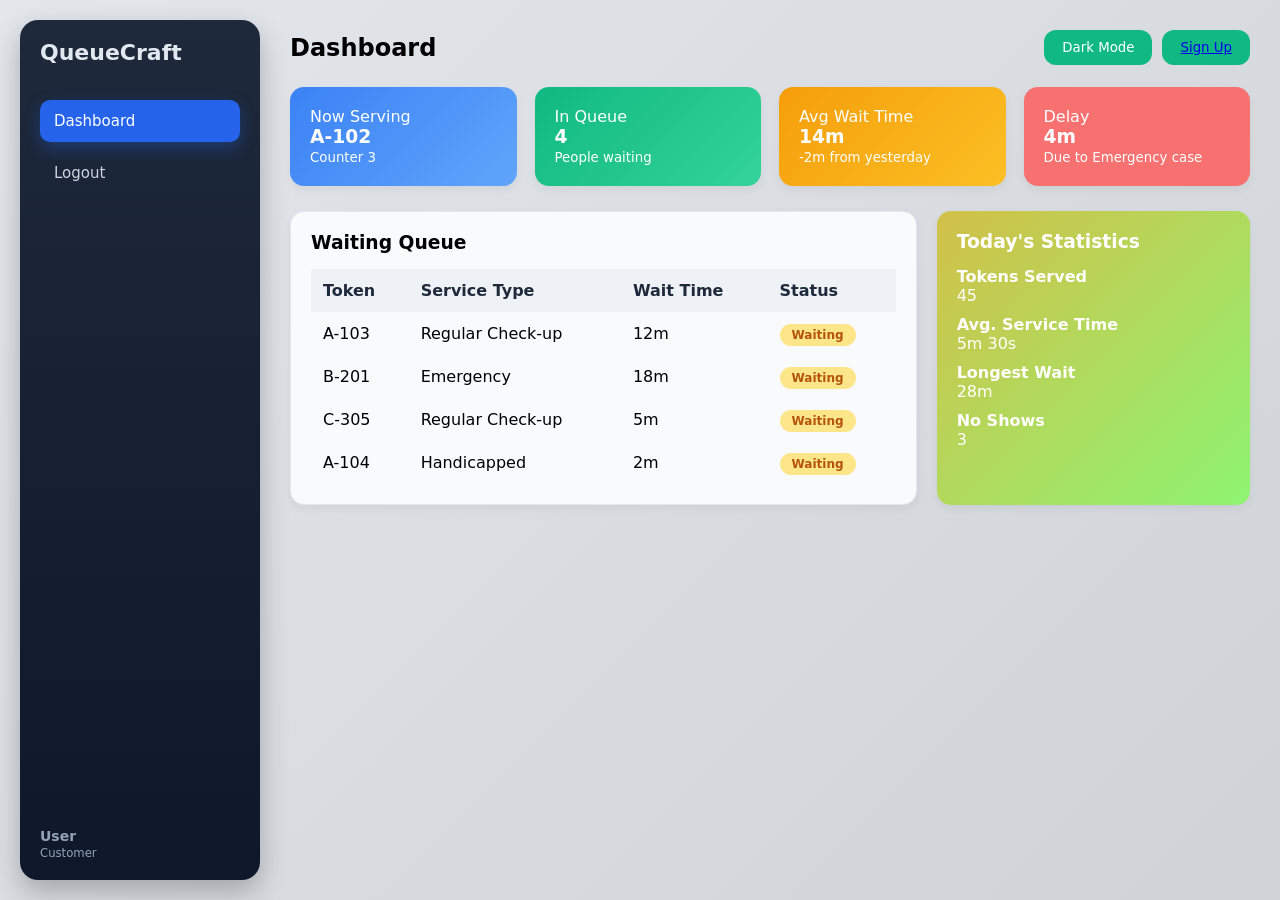
<file: user/dashboard.html>
<!DOCTYPE html>
<html lang="en">
<head>
    <meta charset="UTF-8">
    <title>Dashboard | Q-Flow</title>
    <link rel="stylesheet" href="style.css">
    <style>
        body.dark { background:#071021; color:#e6eef8; }
        body.dark .card, body.dark .main { background:#0b1622; color:#e6eef8; }
        body.dark .sidebar { background:#071426; color:#cfe7ff; }
        body.dark .sidebar .menu a { color:#cfe7ff; }
        body.dark .topbar { background:transparent; }
    </style>
</head>
<body>

<div class="container">

    <!-- SIDEBAR -->
    <aside class="sidebar">
        <a href="../index.html" style="text-decoration:none;">
            <div class="logo">QueueCraft</div>
        </a>

        <nav class="menu">
            <a href="dashboard.html" class="active">Dashboard</a>
            <a href="../loginpage/login.html">Logout</a>
        </nav>

        <div class="admin" id="userInfo">
            <strong>User</strong><br>
            <small>Staff Admin</small>
        </div>
    </aside>

    <!-- MAIN -->
    <main class="main">

        <!-- TOP BAR -->
        <div class="topbar">
            <h2>Dashboard</h2>
            <div style="display:flex; gap:10px; align-items:center;">
                <button id="darkToggle" class="new-btn1">Dark Mode</button>
                <button class="new-btn1"><a href="../loginpage/login.html">Sign Up</a></button>
            </div>
        </div>

        <!-- TOP CARDS -->
        <div class="cards">
            <div class="card">
                <p>Now Serving</p>
                <h3>A-102</h3>
                <small>Counter 3</small>
            </div>

            <div class="card">
                <p>In Queue</p>
                <h3>4</h3>
                <small>People waiting</small>
            </div>

            <div class="card">
                <p>Avg Wait Time</p>
                <h3>14m</h3>
                <small>-2m from yesterday</small>
            </div>

            <div class="card1">
                <p>Delay</p>
                <h3>4m</h3>
                <small>Due to Emergency case</small>
            </div>

            
        </div>

        <!-- LOWER SECTION -->
        <div class="grid-2">

            <!-- WAITING QUEUE TABLE -->
            <div class="card">
                <div style="display:flex; justify-content:space-between; align-items:center;">
                    <h3>Waiting Queue</h3>
                </div>

                <table>
                    <thead>
                        <tr>
                            <th>Token</th>
                            <th>Service Type</th>
                            <th>Wait Time</th>
                            <th>Status</th>
                        </tr>
                    </thead>
                    <tbody>
                        <tr>
                            <td>A-103</td>
                            <td>Regular Check-up</td>
                            <td>12m</td>
                            <td><span class="status waiting">Waiting</span></td>
                        </tr>
                        <tr>
                            <td>B-201</td>
                            <td>Emergency</td>
                            <td>18m</td>
                            <td><span class="status waiting">Waiting</span></td>
                        </tr>
                        <tr>
                            <td>C-305</td>
                            <td>Regular Check-up</td>
                            <td>5m</td>
                            <td><span class="status waiting">Waiting</span></td>
                        </tr>
                        <tr>
                            <td>A-104</td>
                            <td>Handicapped</td>
                            <td>2m</td>
                            <td><span class="status waiting">Waiting</span></td>
                        </tr>
                    </tbody>
                </table>
            </div>

            <!-- TODAY STATS -->
            <div class="card">
                <h3>Today's Statistics</h3>

                <div style="margin-top:15px;">
                    <p><strong>Tokens Served</strong><br>45</p>
                    <p style="margin-top:10px;"><strong>Avg. Service Time</strong><br>5m 30s</p>
                    <p style="margin-top:10px;"><strong>Longest Wait</strong><br>28m</p>
                    <p style="margin-top:10px;"><strong>No Shows</strong><br>3</p>
                </div>
            </div>

        </div>

    </main>
</div>

</body>
</html>
<script>
// Role display and dark mode for user dashboard
(function(){
    const role = localStorage.getItem('role') || 'user';
    const userInfo = document.getElementById('userInfo');
    if(userInfo){
        if(role==='admin') userInfo.innerHTML = '<strong>Admin User</strong><br><small>Manager</small>';
        else if(role==='staff') userInfo.innerHTML = '<strong>Staff</strong><br><small>Staff Admin</small>';
        else userInfo.innerHTML = '<strong>User</strong><br><small>Customer</small>';
    }

    const darkToggle = document.getElementById('darkToggle');
    function applyMode(m){ if(m==='dark') document.body.classList.add('dark'); else document.body.classList.remove('dark'); }
    // Default to light on page open; do not auto-apply saved mode
    if(darkToggle){
        darkToggle.textContent = 'Dark Mode';
        darkToggle.addEventListener('click', ()=>{
            const next = document.body.classList.contains('dark') ? 'light' : 'dark';
            applyMode(next);
            localStorage.setItem('darkMode', next);
            darkToggle.textContent = next==='dark' ? 'Light Mode' : 'Dark Mode';
        });
    }
})();
</script>
</file>
<file: admin/style.css>
* {
    margin: 0;
    padding: 0;
    box-sizing: border-box;
    font-family: "Segoe UI", system-ui, sans-serif;
}

/* GLOBAL */
body {
    background: linear-gradient(135deg, #e3e6eb, #cfd3d8);
    
}

.container {
    display: flex;
    min-height: 100vh;
    gap: 20px;
    padding: 20px;
}

/* ===================
   SIDEBAR (Floating)
=================== */

.sidebar {
    width: 240px;
    background: linear-gradient(180deg, #1e293b, #0f172a);
    padding: 20px;
    border-radius: 18px;
    height: calc(100vh - 40px);
    box-shadow: 0 12px 28px rgba(0, 0, 0, 0.25);
    display: flex;
    flex-direction: column;
}

/* Logo/Title */
.logo {
    font-size: 22px;
    font-weight: 600;
    color: #e2e8f0;
    margin-bottom: 35px;
}

/* Sidebar Menu Links */
.menu a {
    display: flex;
    align-items: center;
    gap: 12px;
    padding: 12px 14px;
    margin-bottom: 10px;
    text-decoration: none;
    color: #cbd5e1;
    border-radius: 10px;
    font-size: 15px;
    transition: 0.25s ease;
    cursor: pointer;
}

/* Active / Hover style */
.menu a:hover,
.menu a.active {
    background: #2563eb;
    color: white;
    box-shadow: 0 6px 16px rgba(37, 99, 235, 0.35);
}

/* Sidebar Footer */
.admin {
    margin-top: auto;
    font-size: 14px;
    color: #94a3b8;
}

/* ===================
   MAIN AREA
=================== */

.main {
    flex: 1;
    padding: 10px 10px;
}

/* Topbar */
.topbar {
    display: flex;
    justify-content: space-between;
    align-items: center;
    margin-bottom: 22px;
}

.new-btn {
    background: #2563eb;
    color: #fff;
    border: none;
    padding: 10px 18px;
    border-radius: 12px;
    cursor: pointer;
    font-weight: 500;
}

/* Cards */
.card {
    background: #b1b545;
    padding: 20px;
    border-radius: 14px;
    box-shadow: 0 4px 10px rgba(0,0,0,0.05);
}

.cards {
    display: grid;
    grid-template-columns: repeat(4, 1fr);
    gap: 18px;
    margin-bottom: 25px;
}

/* Grid Layout */
.grid-2 {
    display: grid;
    grid-template-columns: 2fr 1fr;
    gap: 20px;
}

/* ===================
   TABLES
=================== */

table {
    width: 100%;
    border-collapse: collapse;
    margin-top: 16px;
}

th, td {
    padding: 12px;
    text-align: left;
}

th {
    background: #eef2f6;
    font-weight: 600;
    color: #1e293b;
}

/* ===================
   STATUS LABELS
=================== */

.status {
    padding: 4px 12px;
    border-radius: 20px;
    font-size: 12px;
    font-weight: bold;
}

/* Status Colors */
.status.waiting {
    background: #fff7ed;
    color: #c2410c;
}

.status.serving {
    background: #eff6ff;
    color: #1d4ed8;
}

/* ===================
   BUTTONS
=================== */

.btn-blue {
    background: #2563eb;
    color: white;
    border: none;
    padding: 6px 12px;
    border-radius: 8px;
}

.btn-green {
    background: #22c55e;
    color: white;
    border: none;
    padding: 6px 12px;
    border-radius: 8px;
}

.btn-red {
    background: #fee2e2;
    color: #b91c1c;
    border: 1px solid #fecaca;
    padding: 6px 12px;
    border-radius: 8px;
}

/* ===================
   FORMS
=================== */

label {
    display: block;
    margin-top: 14px;
}

input, select {
    width: 100%;
    padding: 10px;
    margin-top: 6px;
    border-radius: 8px;
    border: 1px solid #d1d5db;
    background: #fff;
}

/* ===================
   CHARTS
=================== */

.chart-box {
    height: 240px;
    background: #e2e8f0;
    border-radius: 14px;
    display: flex;
    align-items: center;
    justify-content: center;
    font-weight: bold;
}

/* ===================
   APPOINTMENTS
=================== */

.appointments-layout {
    display: grid;
    grid-template-columns: 2fr 1fr;
    gap: 20px;
}

.form-row {
    display: grid;
    grid-template-columns: 1fr 1fr;
    gap: 15px;
    margin-top: 10px;
}

.schedule-btn {
    margin-top: 20px;
    width: 100%;
    background: #1d4ed8;
    color: white;
    border: none;
    padding: 12px;
    border-radius: 10px;
    font-size: 15px;
    cursor: pointer;
}

.appointment-item {
    display: flex;
    gap: 15px;
    padding: 12px;
    border-radius: 10px;
    background: #f8fafc;
    margin-top: 12px;
    align-items: center;
}

.time-box {
    min-width: 70px;
    text-align: center;
    padding: 8px;
    border-radius: 8px;
    background: #e0e7ff;
    color: #1e3a8a;
    font-weight: 600;
    font-size: 13px;
}

/* ===================
   SETTINGS
=================== */

.settings-card {
    max-width: 900px;
}

.settings-card h3 {
    margin-bottom: 20px;
}

.section {
    margin-top: 20px;
}

.section h4 {
    margin-bottom: 10px;
    font-size: 15px;
}

/* Tags */
.tag-container {
    display: flex;
    gap: 10px;
    flex-wrap: wrap;
}

.tag {
    background: #e0e7ff;
    color: #1e3a8a;
    padding: 6px 12px;
    border-radius: 20px;
    font-size: 13px;
}

.add-tag {
    padding: 6px 12px;
    border-radius: 8px;
    border: 1px solid #cbd5e1;
    background: #fff;
    cursor: pointer;
}

.checkbox {
    display: flex;
    align-items: center;
    gap: 8px;
    margin-top: 8px;
}

.settings-actions {
    margin-top: 30px;
    display: flex;
    gap: 15px;
}

.btn-reset {
    padding: 10px 18px;
    border-radius: 10px;
    border: 1px solid #cbd5e1;
    background: #f1f5f9;
    cursor: pointer;
}

.btn-save {
    padding: 10px 18px;
    border-radius: 10px;
    border: none;
    background: #1d4ed8;
    color: #fff;
    cursor: pointer;
}

/* TOP DASHBOARD CARDS */
.cards .card:nth-child(1) {
    background: linear-gradient(135deg, #3b82f6, #60a5fa);
    color: white;
}
.cards .card:nth-child(2) {
    background: linear-gradient(135deg, #10b981, #34d399);
    color: white;
}
.cards .card:nth-child(3) {
    background: linear-gradient(135deg, #f59e0b, #fbbf24);
    color: white;
}
.cards .card:nth-child(4) {
    background: linear-gradient(135deg, #4a97b1, #34cbcb);
    color: white;
}

/* TODAY'S STATS (Right bottom) */
.grid-2 .card:nth-child(2) {
    background: linear-gradient(135deg, #d2c048, #f588f9);
    color: white;
}
.grid-2 .card:nth-child(2) .chart-box {
    background: rgba(255,255,255,0.25);
    border-radius: 12px;
}

/* WAITING QUEUE (Left bottom) */
.grid-2 .card:nth-child(1) {
    background: #f8fafc;
    border: 1px solid #e2e8f0;
}

/* STATUS COLORS UPDATED */
.status.waiting {
    background: #fde68a;
    color: #b45309;
}
.status.serving {
    background: #bfdbfe;
    color: #1d4ed8;
}
</file>
<file: loginpage/login.css>
@import url('https://fonts.googleapis.com/css?family=Montserrat:400,800');

* {
	box-sizing: border-box;
}

body {
	background: #f6f5f7;
	display: flex;
	justify-content: center;
	align-items: center;
	flex-direction: column;
	font-family: 'Montserrat', sans-serif;
	height: 100vh;
	margin: -20px 0 50px;
}

header {
	text-align: center;
	margin-bottom: 20px;
}

header h1 {
	font-size: 2.5em;
	color: #FF4B2B;
	margin: 0;
}

header p {
	font-size: 1.2em;
	color: #333;
	margin: 5px 0 0 0;
}

h1 {
	font-weight: bold;
	margin: 0;
}

h2 {
	text-align: center;
}

p {
	font-size: 14px;
	font-weight: 100;
	line-height: 20px;
	letter-spacing: 0.5px;
	margin: 20px 0 30px;
}

span {
	font-size: 12px;
}

a {
	color: #333;
	font-size: 14px;
	text-decoration: none;
	margin: 15px 0;
}

button {
	border-radius: 5px;
	border: 1px solid #FF4B2B;
	background-color: #FF4B2B;
	color: #FFFFFF;
	font-size: 12px;
	font-weight: bold;
	padding: 12px 45px;
	letter-spacing: 1px;
	text-transform: uppercase;
	transition: all 0.3s ease;
	cursor: pointer;
}

button:hover {
	background-color: #FF416C;
	transform: translateY(-2px);
	box-shadow: 0 4px 8px rgba(255, 75, 43, 0.3);
}

button:active {
	transform: scale(0.95) translateY(-2px);
}

button:focus {
	outline: none;
}

button.ghost {
	background-color: transparent;
	border-color: #FFFFFF;
}

form {
	background-color: #FFFFFF;
	display: flex;
	align-items: center;
	justify-content: center;
	flex-direction: column;
	padding: 0 50px;
	height: 100%;
	text-align: center;
}

input {
	background-color: #eee;
	border: none;
	padding: 12px 15px;
	margin: 8px 0;
	width: 100%;
	transition: all 0.3s ease;
}

input:focus {
	outline: none;
	background-color: #fff;
	box-shadow: 0 0 0 2px #FF4B2B;
	transform: scale(1.02);
}

.role-selection {
	display: flex;
	align-items: center;
	margin: 8px 0;
	width: 100%;
	font-size: 14px;
}

.role-selection label {
	margin-right: 10px;
}

.role-selection input[type="radio"] {
	margin-right: 5px;
	margin-left: 10px;
}

select {
	background-color: #eee;
	border: none;
	padding: 12px 15px;
	margin: 8px 0;
	width: 100%;
}

.container {
	background-color: #fff;
	border-radius: 5px;
  	box-shadow: 0 14px 28px rgba(0,0,0,0.25), 
			0 10px 10px rgba(0,0,0,0.22);
	position: relative;
	overflow: hidden;
	width: 768px;
	max-width: 100%;
	min-height: 480px;
}

.form-container {
	position: absolute;
	top: 0;
	height: 100%;
	transition: all 0.6s ease-in-out;
}

.sign-in-container {
	left: 0;
	width: 50%;
	z-index: 2;
}

.container.right-panel-active .sign-in-container {
	transform: translateX(100%);
}

.sign-up-container {
	left: 0;
	width: 50%;
	opacity: 0;
	z-index: 1;
}

.container.right-panel-active .sign-up-container {
	transform: translateX(100%);
	opacity: 1;
	z-index: 5;
	animation: show 0.6s;
}

@keyframes show {
	0%, 49.99% {
		opacity: 0;
		z-index: 1;
	}
	
	50%, 100% {
		opacity: 1;
		z-index: 5;
	}
}

.overlay-container {
	position: absolute;
	top: 0;
	left: 50%;
	width: 50%;
	height: 100%;
	overflow: hidden;
	transition: transform 0.6s ease-in-out;
	z-index: 100;
}

.container.right-panel-active .overlay-container{
	transform: translateX(-100%);
}

.overlay {
	background: #FF416C;
	background: -webkit-linear-gradient(to right, #FF4B2B, #FF416C);
	background: linear-gradient(to right, #FF4B2B, #FF416C);
	background-repeat: no-repeat;
	background-size: cover;
	background-position: 0 0;
	color: #FFFFFF;
	position: relative;
	left: -100%;
	height: 100%;
	width: 200%;
  	transform: translateX(0);
	transition: transform 0.6s ease-in-out;
}

.container.right-panel-active .overlay {
  	transform: translateX(50%);
}

.overlay-panel {
	position: absolute;
	display: flex;
	align-items: center;
	justify-content: center;
	flex-direction: column;
	padding: 0 40px;
	text-align: center;
	top: 0;
	height: 100%;
	width: 50%;
	transform: translateX(0);
	transition: transform 0.6s ease-in-out;
}

.overlay-left {
	transform: translateX(-20%);
}

.container.right-panel-active .overlay-left {
	transform: translateX(0);
}

.overlay-right {
	right: 0;
	transform: translateX(0);
}

.container.right-panel-active .overlay-right {
	transform: translateX(20%);
}

.social-container {
	margin: 20px 0;
}

.social-container a {
	border: 1px solid #DDDDDD;
	border-radius: 50%;
	display: inline-flex;
	justify-content: center;
	align-items: center;
	margin: 0 5px;
	height: 40px;
	width: 40px;
	transition: all 0.3s ease;
}

.social-container a:hover {
	transform: scale(1.1);
	box-shadow: 0 4px 8px rgba(0,0,0,0.2);
	background-color: #f0f0f0;
}

footer {
    background-color: #222;
    color: #fff;
    font-size: 14px;
    bottom: 0;
    position: fixed;
    left: 0;
    right: 0;
    text-align: center;
    z-index: 999;
}

footer p {
    margin: 10px 0;
}

footer i {
    color: red;
}

footer a {
    color: #3c97bf;
    text-decoration: none;
}

/* Animations */
@keyframes fadeIn {
    from {
        opacity: 0;
        transform: translateY(20px);
    }
    to {
        opacity: 1;
        transform: translateY(0);
    }
}

@keyframes bounceIn {
    0% {
        transform: scale(0.3);
        opacity: 0;
    }
    50% {
        transform: scale(1.05);
    }
    70% {
        transform: scale(0.9);
    }
    100% {
        transform: scale(1);
        opacity: 1;
    }
}

header {
    animation: fadeIn 1s ease-out;
}

.container {
    animation: bounceIn 1s ease-out 0.5s both;
}
</file>
<file: staff/style.css>
* {
    margin: 0;
    padding: 0;
    box-sizing: border-box;
    font-family: "Segoe UI", system-ui, sans-serif;
}

/* GLOBAL */
body {
    background: linear-gradient(135deg, #e3e6eb, #cfd3d8);
    
}

.container {
    display: flex;
    min-height: 100vh;
    gap: 20px;
    padding: 20px;
}

/* ===================
   SIDEBAR (Floating)
=================== */

.sidebar {
    width: 240px;
    background: linear-gradient(180deg, #1e293b, #0f172a);
    padding: 20px;
    border-radius: 18px;
    height: calc(100vh - 40px);
    box-shadow: 0 12px 28px rgba(0, 0, 0, 0.25);
    display: flex;
    flex-direction: column;
}

/* Logo/Title */
.logo {
    font-size: 22px;
    font-weight: 600;
    color: #e2e8f0;
    margin-bottom: 35px;
}

/* Sidebar Menu Links */
.menu a {
    display: flex;
    align-items: center;
    gap: 12px;
    padding: 12px 14px;
    margin-bottom: 10px;
    text-decoration: none;
    color: #cbd5e1;
    border-radius: 10px;
    font-size: 15px;
    transition: 0.25s ease;
    cursor: pointer;
}

/* Active / Hover style */
.menu a:hover,
.menu a.active {
    background: #2563eb;
    color: white;
    box-shadow: 0 6px 16px rgba(37, 99, 235, 0.35);
}

/* Sidebar Footer */
.admin {
    margin-top: auto;
    font-size: 14px;
    color: #94a3b8;
}

/* ===================
   MAIN AREA
=================== */

.main {
    flex: 1;
    padding: 10px 10px;
}

/* Topbar */
.topbar {
    display: flex;
    justify-content: space-between;
    align-items: center;
    margin-bottom: 22px;
}

.new-btn {
    background: #2563eb;
    color: #fff;
    border: none;
    padding: 10px 18px;
    border-radius: 12px;
    cursor: pointer;
    font-weight: 500;
}

/* Cards */
.card {
    background: #b1b545;
    padding: 20px;
    border-radius: 14px;
    box-shadow: 0 4px 10px rgba(0,0,0,0.05);
}

.cards {
    display: grid;
    grid-template-columns: repeat(4, 1fr);
    gap: 18px;
    margin-bottom: 25px;
}

/* Grid Layout */
.grid-2 {
    display: grid;
    grid-template-columns: 2fr 1fr;
    gap: 20px;
}

/* ===================
   TABLES
=================== */

table {
    width: 100%;
    border-collapse: collapse;
    margin-top: 16px;
}

th, td {
    padding: 12px;
    text-align: left;
}

th {
    background: #eef2f6;
    font-weight: 600;
    color: #1e293b;
}

/* ===================
   STATUS LABELS
=================== */

.status {
    padding: 4px 12px;
    border-radius: 20px;
    font-size: 12px;
    font-weight: bold;
}

/* Status Colors */
.status.waiting {
    background: #fff7ed;
    color: #c2410c;
}

.status.serving {
    background: #eff6ff;
    color: #1d4ed8;
}

/* ===================
   BUTTONS
=================== */

.btn-blue {
    background: #2563eb;
    color: white;
    border: none;
    padding: 6px 12px;
    border-radius: 8px;
}

.btn-green {
    background: #22c55e;
    color: white;
    border: none;
    padding: 6px 12px;
    border-radius: 8px;
}

.btn-red {
    background: #fee2e2;
    color: #b91c1c;
    border: 1px solid #fecaca;
    padding: 6px 12px;
    border-radius: 8px;
}

/* ===================
   FORMS
=================== */

label {
    display: block;
    margin-top: 14px;
}

input, select {
    width: 100%;
    padding: 10px;
    margin-top: 6px;
    border-radius: 8px;
    border: 1px solid #d1d5db;
    background: #fff;
}

/* ===================
   CHARTS
=================== */

.chart-box {
    height: 240px;
    background: #e2e8f0;
    border-radius: 14px;
    display: flex;
    align-items: center;
    justify-content: center;
    font-weight: bold;
}

/* ===================
   APPOINTMENTS
=================== */

.appointments-layout {
    display: grid;
    grid-template-columns: 2fr 1fr;
    gap: 20px;
}

.form-row {
    display: grid;
    grid-template-columns: 1fr 1fr;
    gap: 15px;
    margin-top: 10px;
}

.schedule-btn {
    margin-top: 20px;
    width: 100%;
    background: #1d4ed8;
    color: white;
    border: none;
    padding: 12px;
    border-radius: 10px;
    font-size: 15px;
    cursor: pointer;
}

.appointment-item {
    display: flex;
    gap: 15px;
    padding: 12px;
    border-radius: 10px;
    background: #f8fafc;
    margin-top: 12px;
    align-items: center;
}

.time-box {
    min-width: 70px;
    text-align: center;
    padding: 8px;
    border-radius: 8px;
    background: #e0e7ff;
    color: #1e3a8a;
    font-weight: 600;
    font-size: 13px;
}

/* ===================
   SETTINGS
=================== */

.settings-card {
    max-width: 900px;
}

.settings-card h3 {
    margin-bottom: 20px;
}

.section {
    margin-top: 20px;
}

.section h4 {
    margin-bottom: 10px;
    font-size: 15px;
}

/* Tags */
.tag-container {
    display: flex;
    gap: 10px;
    flex-wrap: wrap;
}

.tag {
    background: #e0e7ff;
    color: #1e3a8a;
    padding: 6px 12px;
    border-radius: 20px;
    font-size: 13px;
}

.add-tag {
    padding: 6px 12px;
    border-radius: 8px;
    border: 1px solid #cbd5e1;
    background: #fff;
    cursor: pointer;
}

.checkbox {
    display: flex;
    align-items: center;
    gap: 8px;
    margin-top: 8px;
}

.settings-actions {
    margin-top: 30px;
    display: flex;
    gap: 15px;
}

.btn-reset {
    padding: 10px 18px;
    border-radius: 10px;
    border: 1px solid #cbd5e1;
    background: #f1f5f9;
    cursor: pointer;
}

.btn-save {
    padding: 10px 18px;
    border-radius: 10px;
    border: none;
    background: #1d4ed8;
    color: #fff;
    cursor: pointer;
}

/* TOP DASHBOARD CARDS */
.cards .card:nth-child(1) {
    background: linear-gradient(135deg, #3b82f6, #60a5fa);
    color: white;
}
.cards .card:nth-child(2) {
    background: linear-gradient(135deg, #10b981, #34d399);
    color: white;
}
.cards .card:nth-child(3) {
    background: linear-gradient(135deg, #f59e0b, #fbbf24);
    color: white;
}
.cards .card:nth-child(4) {
    background: linear-gradient(135deg, #4a97b1, #34cbcb);
    color: white;
}

/* TODAY'S STATS (Right bottom) */
.grid-2 .card:nth-child(2) {
    background: linear-gradient(135deg, #d2c048, #8ef472);
    color: white;
}
.grid-2 .card:nth-child(2) .chart-box {
    background: rgba(255,255,255,0.25);
    border-radius: 12px;
}

/* WAITING QUEUE (Left bottom) */
.grid-2 .card:nth-child(1) {
    background: #f8fafc;
    border: 1px solid #e2e8f0;
}

/* STATUS COLORS UPDATED */
.status.waiting {
    background: #fde68a;
    color: #b45309;
}
.status.serving {
    background: #bfdbfe;
    color: #1d4ed8;
}
</file>
<file: user/style.css>
* {
    margin: 0;
    padding: 0;
    box-sizing: border-box;
    font-family: "Segoe UI", system-ui, sans-serif;
}

/* GLOBAL */
body {
    background: linear-gradient(135deg, #e3e6eb, #cfd3d8);
    
}

.container {
    display: flex;
    min-height: 100vh;
    gap: 20px;
    padding: 20px;
}

/* ===================
   SIDEBAR (Floating)
=================== */

.sidebar {
    width: 240px;
    background: linear-gradient(180deg, #1e293b, #0f172a);
    padding: 20px;
    border-radius: 18px;
    height: calc(100vh - 40px);
    box-shadow: 0 12px 28px rgba(0, 0, 0, 0.25);
    display: flex;
    flex-direction: column;
}

/* Logo/Title */
.logo {
    font-size: 22px;
    font-weight: 600;
    color: #e2e8f0;
    margin-bottom: 35px;
}

/* Sidebar Menu Links */
.menu a {
    display: flex;
    align-items: center;
    gap: 12px;
    padding: 12px 14px;
    margin-bottom: 10px;
    text-decoration: none;
    color: #cbd5e1;
    border-radius: 10px;
    font-size: 15px;
    transition: 0.25s ease;
    cursor: pointer;
}

/* Active / Hover style */
.menu a:hover,
.menu a.active {
    background: #2563eb;
    color: white;
    box-shadow: 0 6px 16px rgba(37, 99, 235, 0.35);
}

/* Sidebar Footer */
.admin {
    margin-top: auto;
    font-size: 14px;
    color: #94a3b8;
}

/* ===================
   MAIN AREA
=================== */

.main {
    flex: 1;
    padding: 10px 10px;
}
.card1{
    background: #f87171;
    padding: 20px;
    border-radius: 14px;
    box-shadow: 0 4px 10px rgba(0,0,0,0.05);
    color: white;
}

/* Topbar */
.topbar {
    display: flex;
    justify-content: space-between;
    align-items: center;
    margin-bottom: 22px;
}
.new-btn1 {
    background: #10b981;
    color: #fff;
    border: none;
    padding: 10px 18px;
    text-decoration: none;
    border-radius: 12px;
    cursor: pointer;
    font-weight: 500;
}
.new-btn {
    background: #2563eb;
    color: #fff;
    border: none;
    padding: 10px 18px;
    text-decoration: none;
    border-radius: 12px;
    cursor: pointer;
    font-weight: 500;
}

/* Cards */
.card {
    background: #b1b545;
    padding: 20px;
    border-radius: 14px;
    box-shadow: 0 4px 10px rgba(0,0,0,0.05);
}

.cards {
    display: grid;
    grid-template-columns: repeat(4, 1fr);
    gap: 18px;
    margin-bottom: 25px;
}

/* Grid Layout */
.grid-2 {
    display: grid;
    grid-template-columns: 2fr 1fr;
    gap: 20px;
}

/* ===================
   TABLES
=================== */

table {
    width: 100%;
    border-collapse: collapse;
    margin-top: 16px;
}

th, td {
    padding: 12px;
    text-align: left;
}

th {
    background: #eef2f6;
    font-weight: 600;
    color: #1e293b;
}

/* ===================
   STATUS LABELS
=================== */

.status {
    padding: 4px 12px;
    border-radius: 20px;
    font-size: 12px;
    font-weight: bold;
}

/* Status Colors */
.status.waiting {
    background: #fff7ed;
    color: #c2410c;
}

.status.serving {
    background: #eff6ff;
    color: #1d4ed8;
}

/* ===================
   BUTTONS
=================== */

.btn-blue {
    background: #2563eb;
    color: white;
    border: none;
    padding: 6px 12px;
    border-radius: 8px;
}

.btn-green {
    background: #22c55e;
    color: white;
    border: none;
    padding: 6px 12px;
    border-radius: 8px;
}

.btn-red {
    background: #fee2e2;
    color: #b91c1c;
    border: 1px solid #fecaca;
    padding: 6px 12px;
    border-radius: 8px;
}

/* ===================
   FORMS
=================== */

label {
    display: block;
    margin-top: 14px;
}

input, select {
    width: 100%;
    padding: 10px;
    margin-top: 6px;
    border-radius: 8px;
    border: 1px solid #d1d5db;
    background: #fff;
}

/* ===================
   CHARTS
=================== */

.chart-box {
    height: 240px;
    background: #e2e8f0;
    border-radius: 14px;
    display: flex;
    align-items: center;
    justify-content: center;
    font-weight: bold;
}

/* ===================
   APPOINTMENTS
=================== */

.appointments-layout {
    display: grid;
    grid-template-columns: 2fr 1fr;
    gap: 20px;
}

.form-row {
    display: grid;
    grid-template-columns: 1fr 1fr;
    gap: 15px;
    margin-top: 10px;
}

.schedule-btn {
    margin-top: 20px;
    width: 100%;
    background: #1d4ed8;
    color: white;
    border: none;
    padding: 12px;
    border-radius: 10px;
    font-size: 15px;
    cursor: pointer;
}

.appointment-item {
    display: flex;
    gap: 15px;
    padding: 12px;
    border-radius: 10px;
    background: #f8fafc;
    margin-top: 12px;
    align-items: center;
}

.time-box {
    min-width: 70px;
    text-align: center;
    padding: 8px;
    border-radius: 8px;
    background: #e0e7ff;
    color: #1e3a8a;
    font-weight: 600;
    font-size: 13px;
}

/* ===================
   SETTINGS
=================== */

.settings-card {
    max-width: 900px;
}

.settings-card h3 {
    margin-bottom: 20px;
}

.section {
    margin-top: 20px;
}

.section h4 {
    margin-bottom: 10px;
    font-size: 15px;
}

/* Tags */
.tag-container {
    display: flex;
    gap: 10px;
    flex-wrap: wrap;
}

.tag {
    background: #e0e7ff;
    color: #1e3a8a;
    padding: 6px 12px;
    border-radius: 20px;
    font-size: 13px;
}

.add-tag {
    padding: 6px 12px;
    border-radius: 8px;
    border: 1px solid #cbd5e1;
    background: #fff;
    cursor: pointer;
}

.checkbox {
    display: flex;
    align-items: center;
    gap: 8px;
    margin-top: 8px;
}

.settings-actions {
    margin-top: 30px;
    display: flex;
    gap: 15px;
}

.btn-reset {
    padding: 10px 18px;
    border-radius: 10px;
    border: 1px solid #cbd5e1;
    background: #f1f5f9;
    cursor: pointer;
}

.btn-save {
    padding: 10px 18px;
    border-radius: 10px;
    border: none;
    background: #1d4ed8;
    color: #fff;
    cursor: pointer;
}

/* TOP DASHBOARD CARDS */
.cards .card:nth-child(1) {
    background: linear-gradient(135deg, #3b82f6, #60a5fa);
    color: white;
}
.cards .card:nth-child(2) {
    background: linear-gradient(135deg, #10b981, #34d399);
    color: white;
}
.cards .card:nth-child(3) {
    background: linear-gradient(135deg, #f59e0b, #fbbf24);
    color: white;
}
.cards .card:nth-child(4) {
    background: linear-gradient(135deg, #4a97b1, #34cbcb);
    color: white;
}

/* TODAY'S STATS (Right bottom) */
.grid-2 .card:nth-child(2) {
    background: linear-gradient(135deg, #d2c048, #8ef472);
    color: white;
}
.grid-2 .card:nth-child(2) .chart-box {
    background: rgba(255,255,255,0.25);
    border-radius: 12px;
}

/* WAITING QUEUE (Left bottom) */
.grid-2 .card:nth-child(1) {
    background: #f8fafc;
    border: 1px solid #e2e8f0;
}

/* STATUS COLORS UPDATED */
.status.waiting {
    background: #fde68a;
    color: #b45309;
}
.status.serving {
    background: #bfdbfe;
    color: #1d4ed8;
}
</file>
